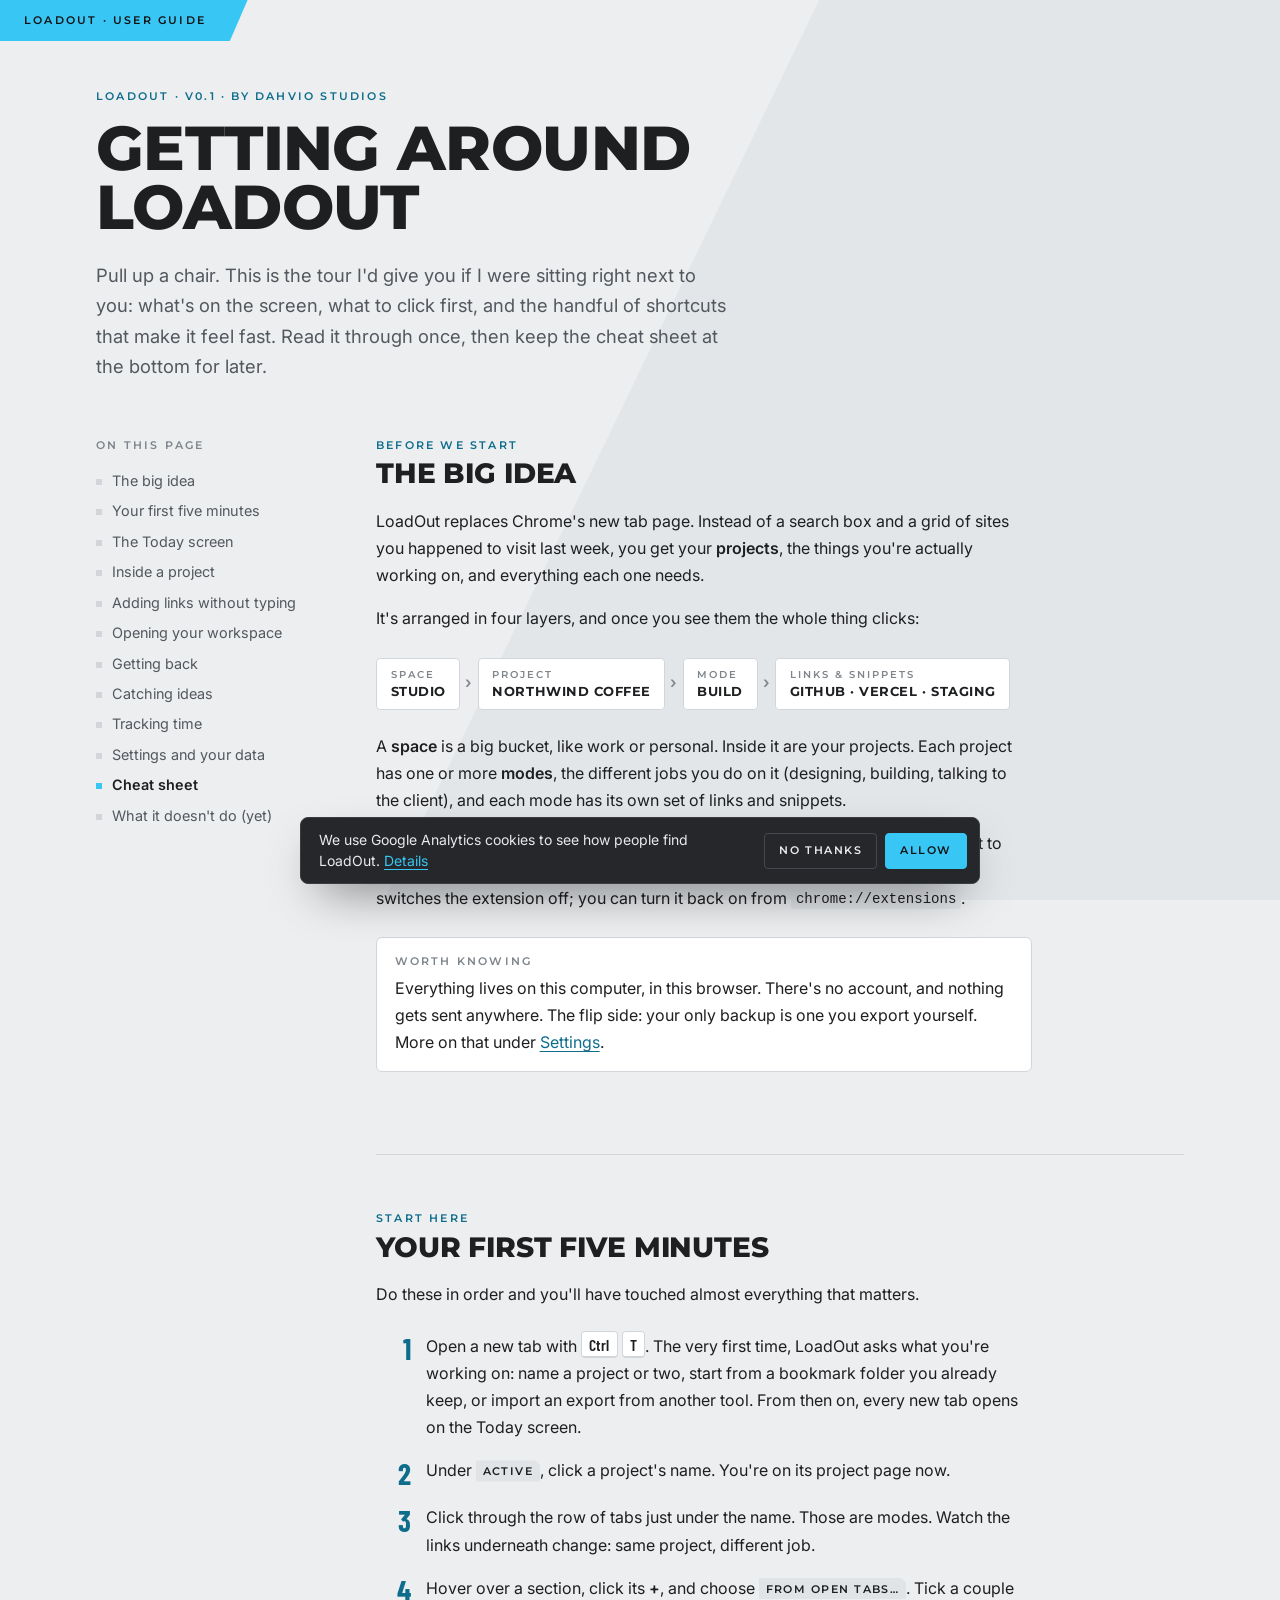
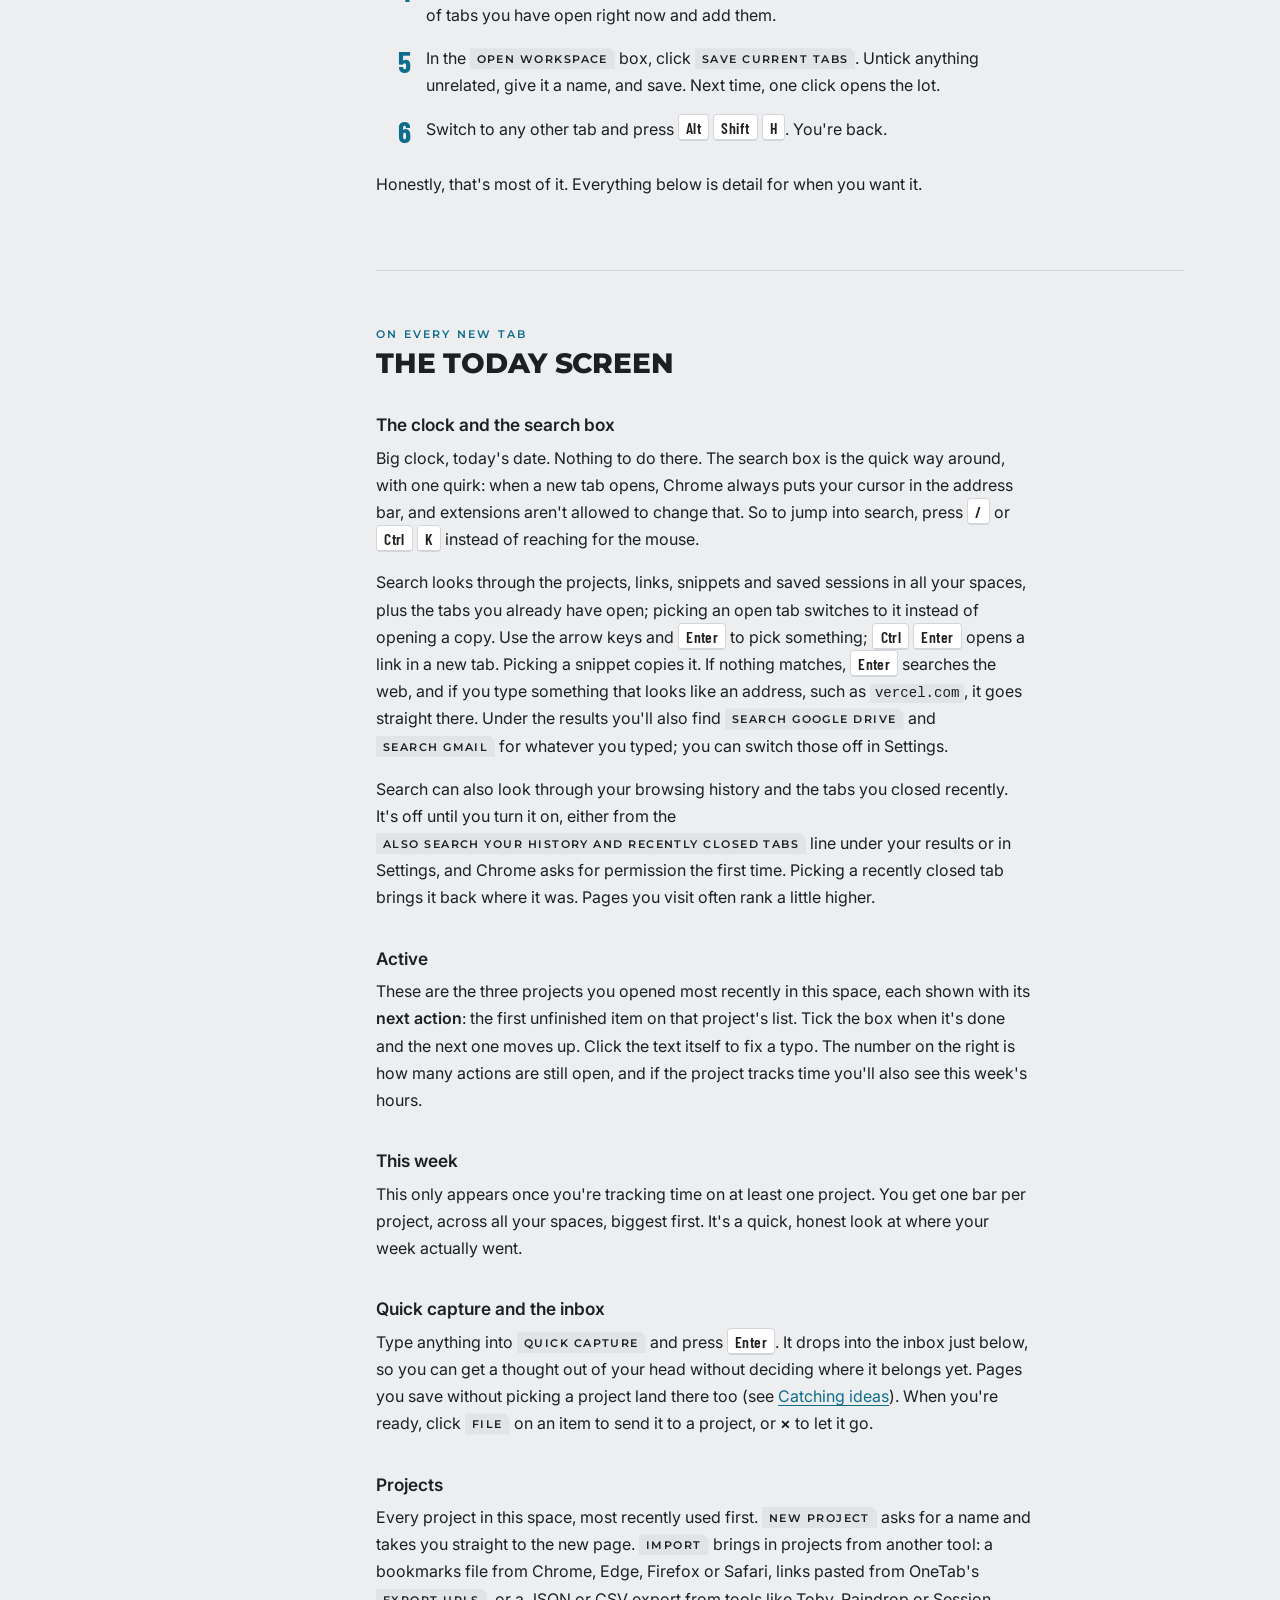
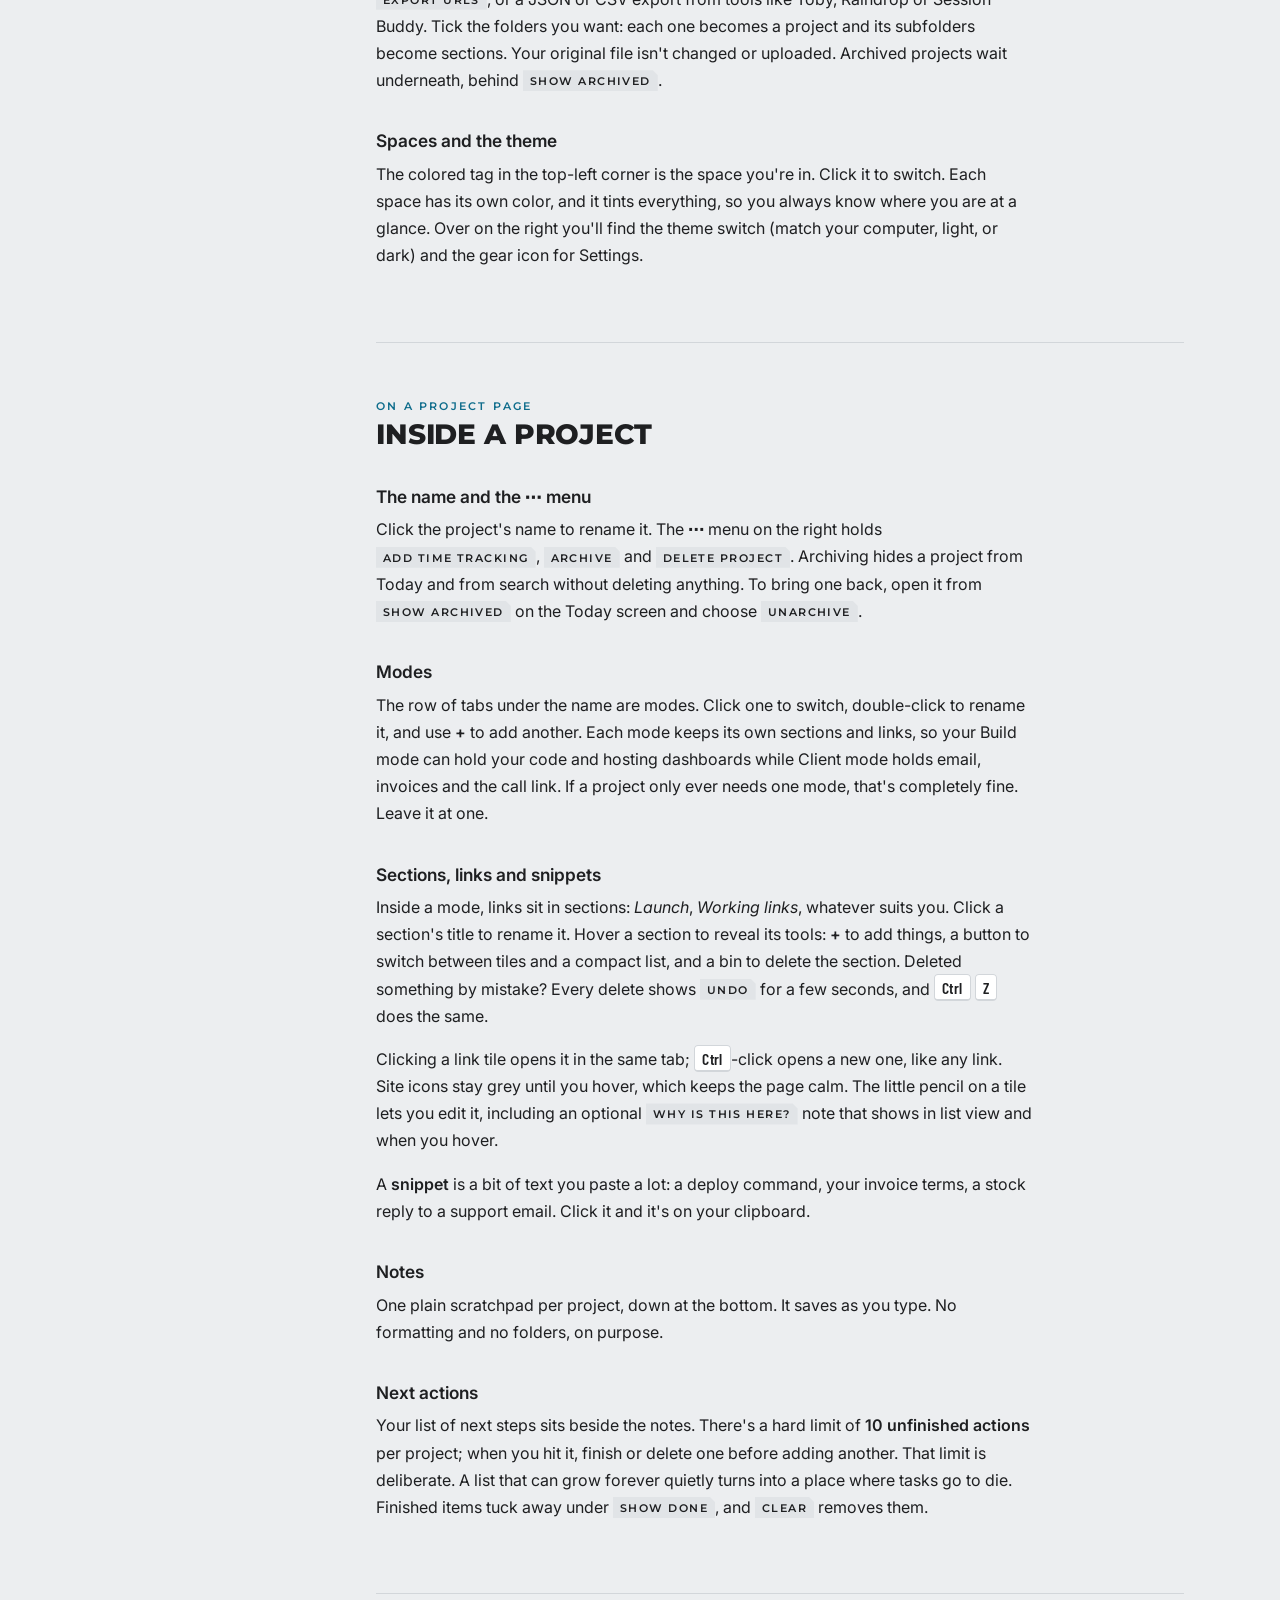
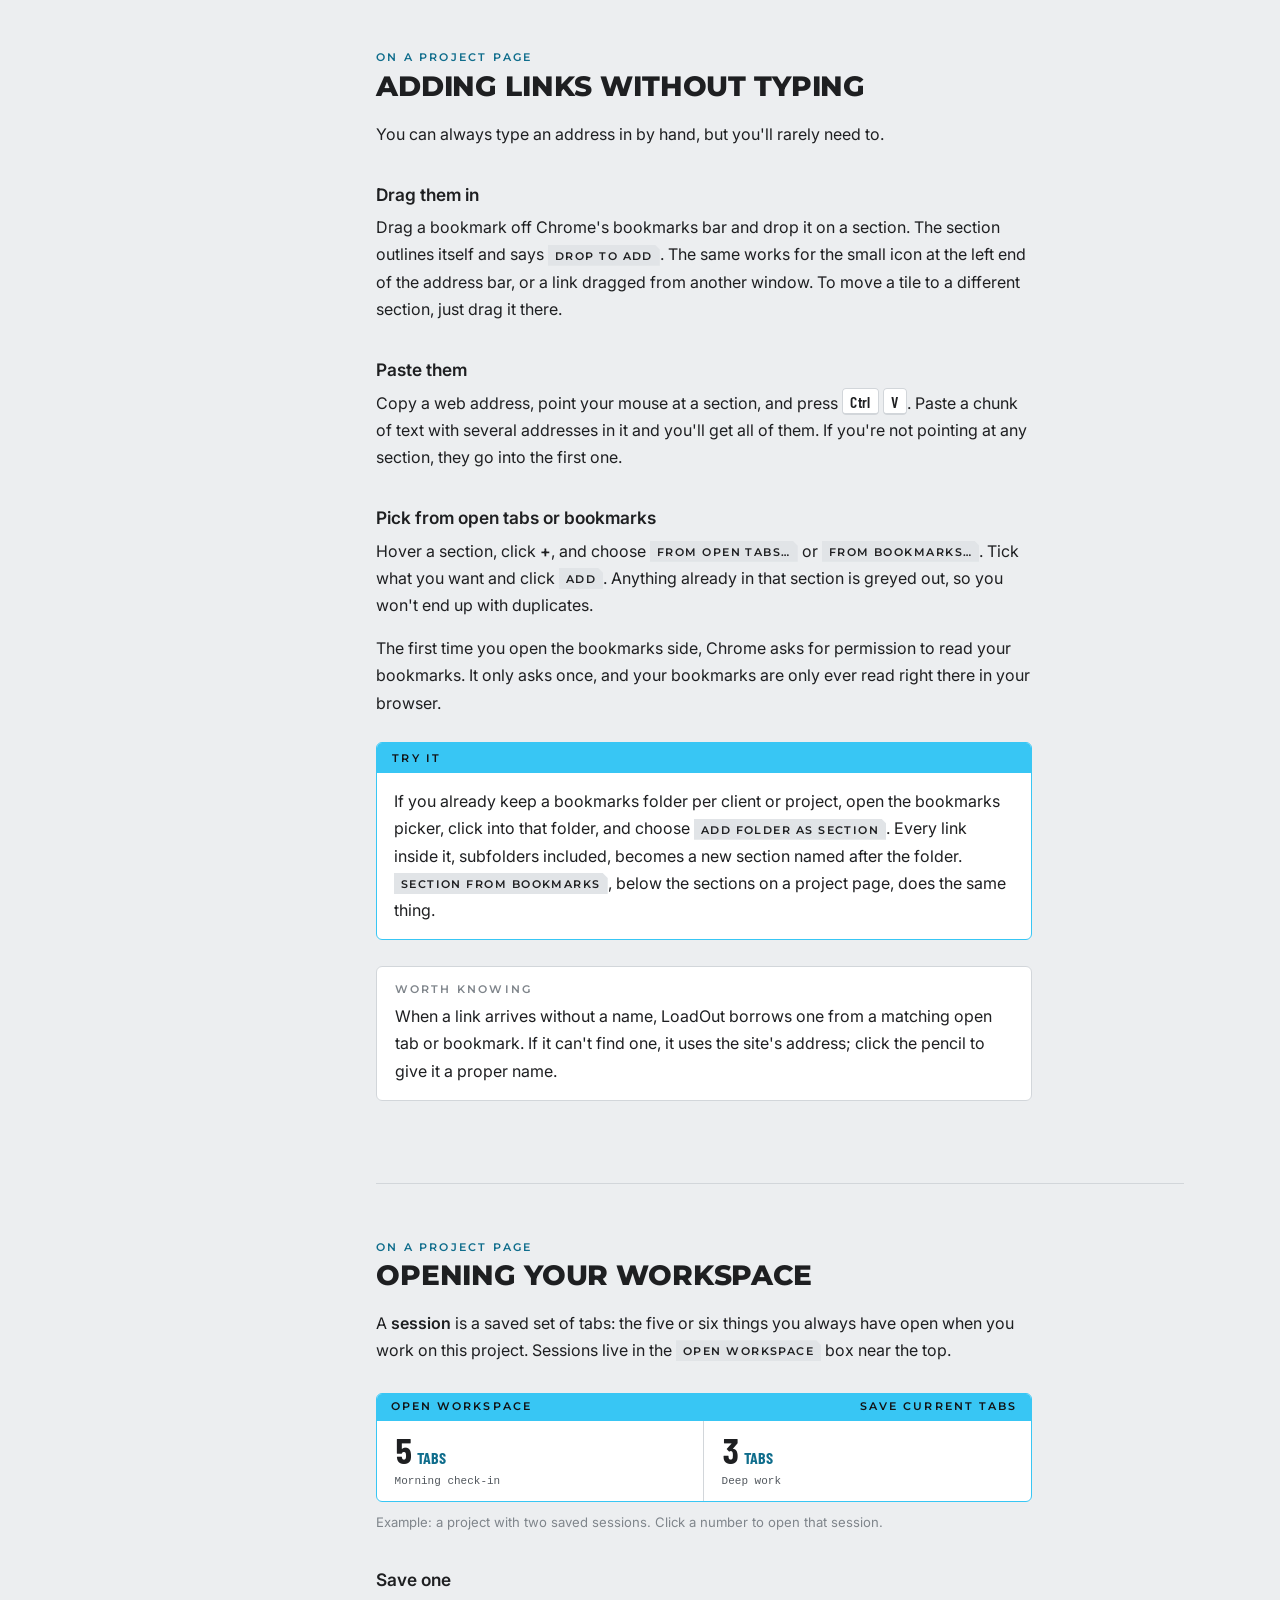
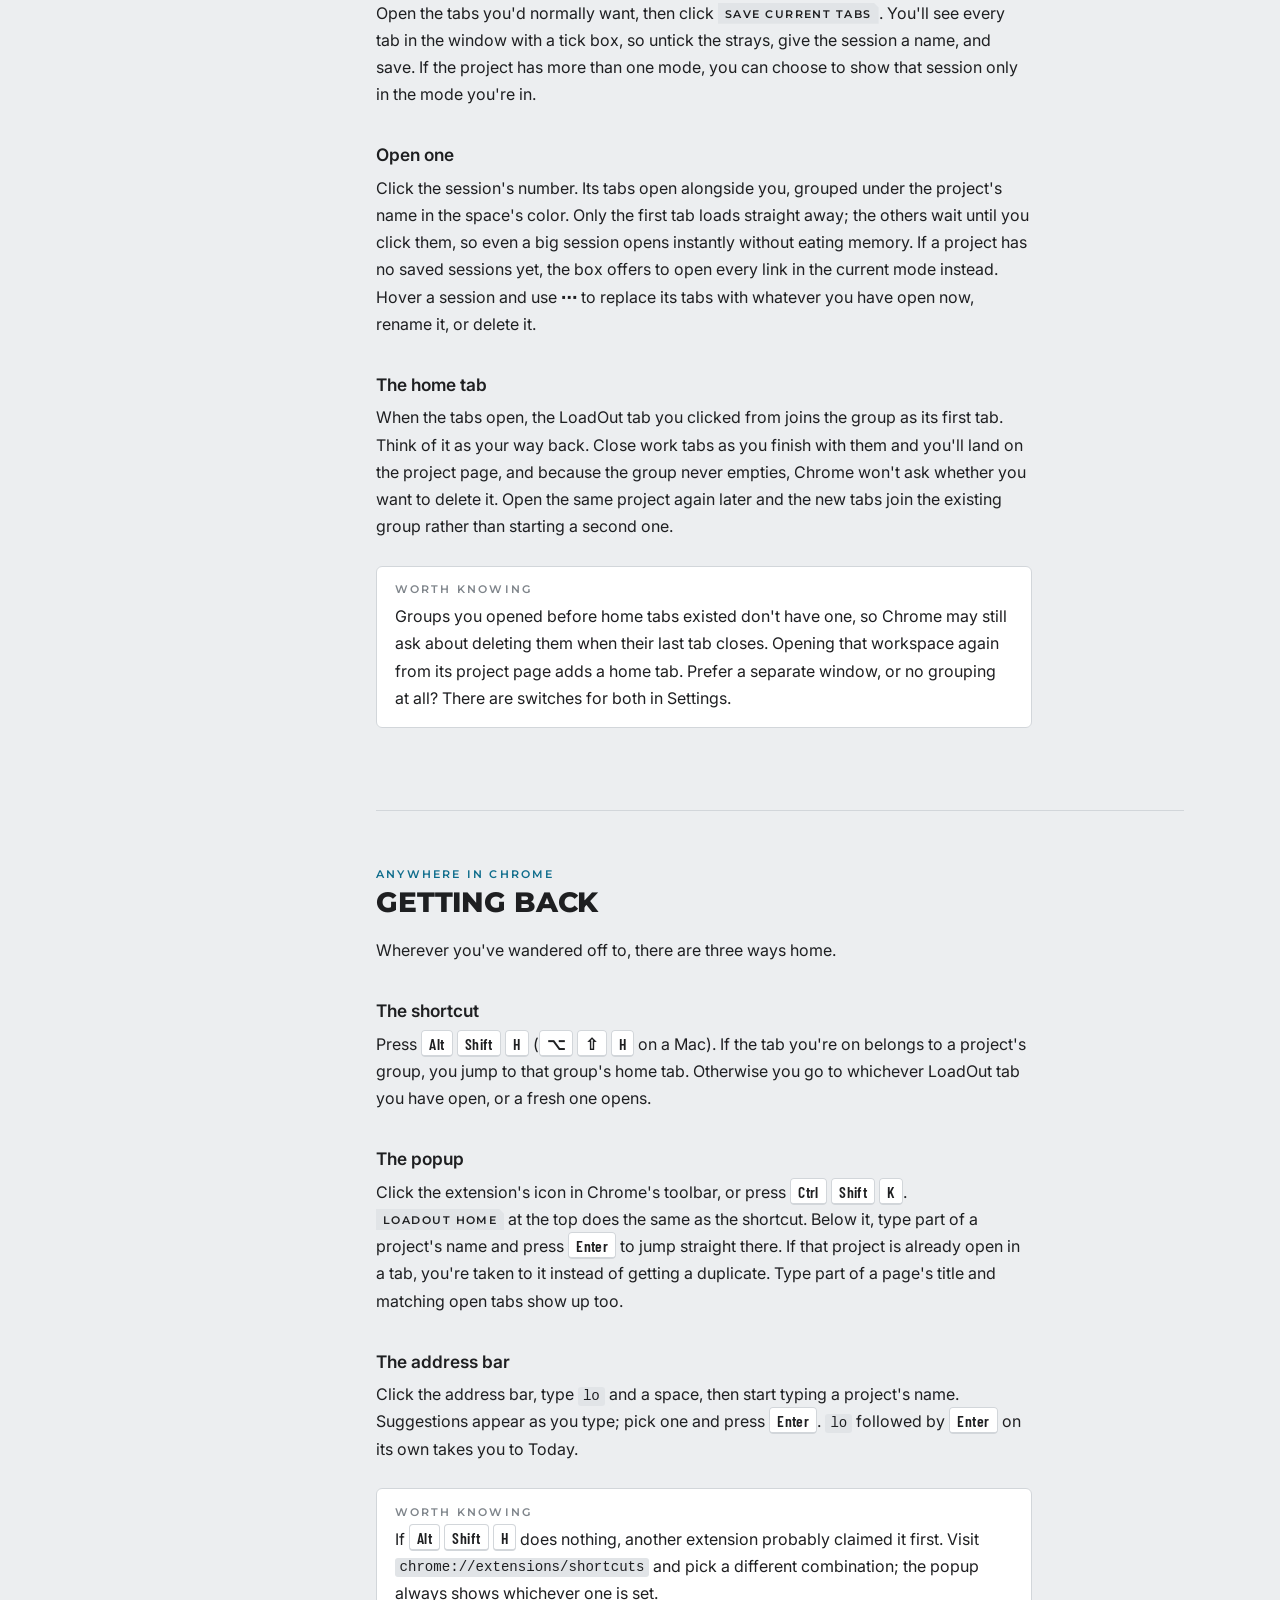
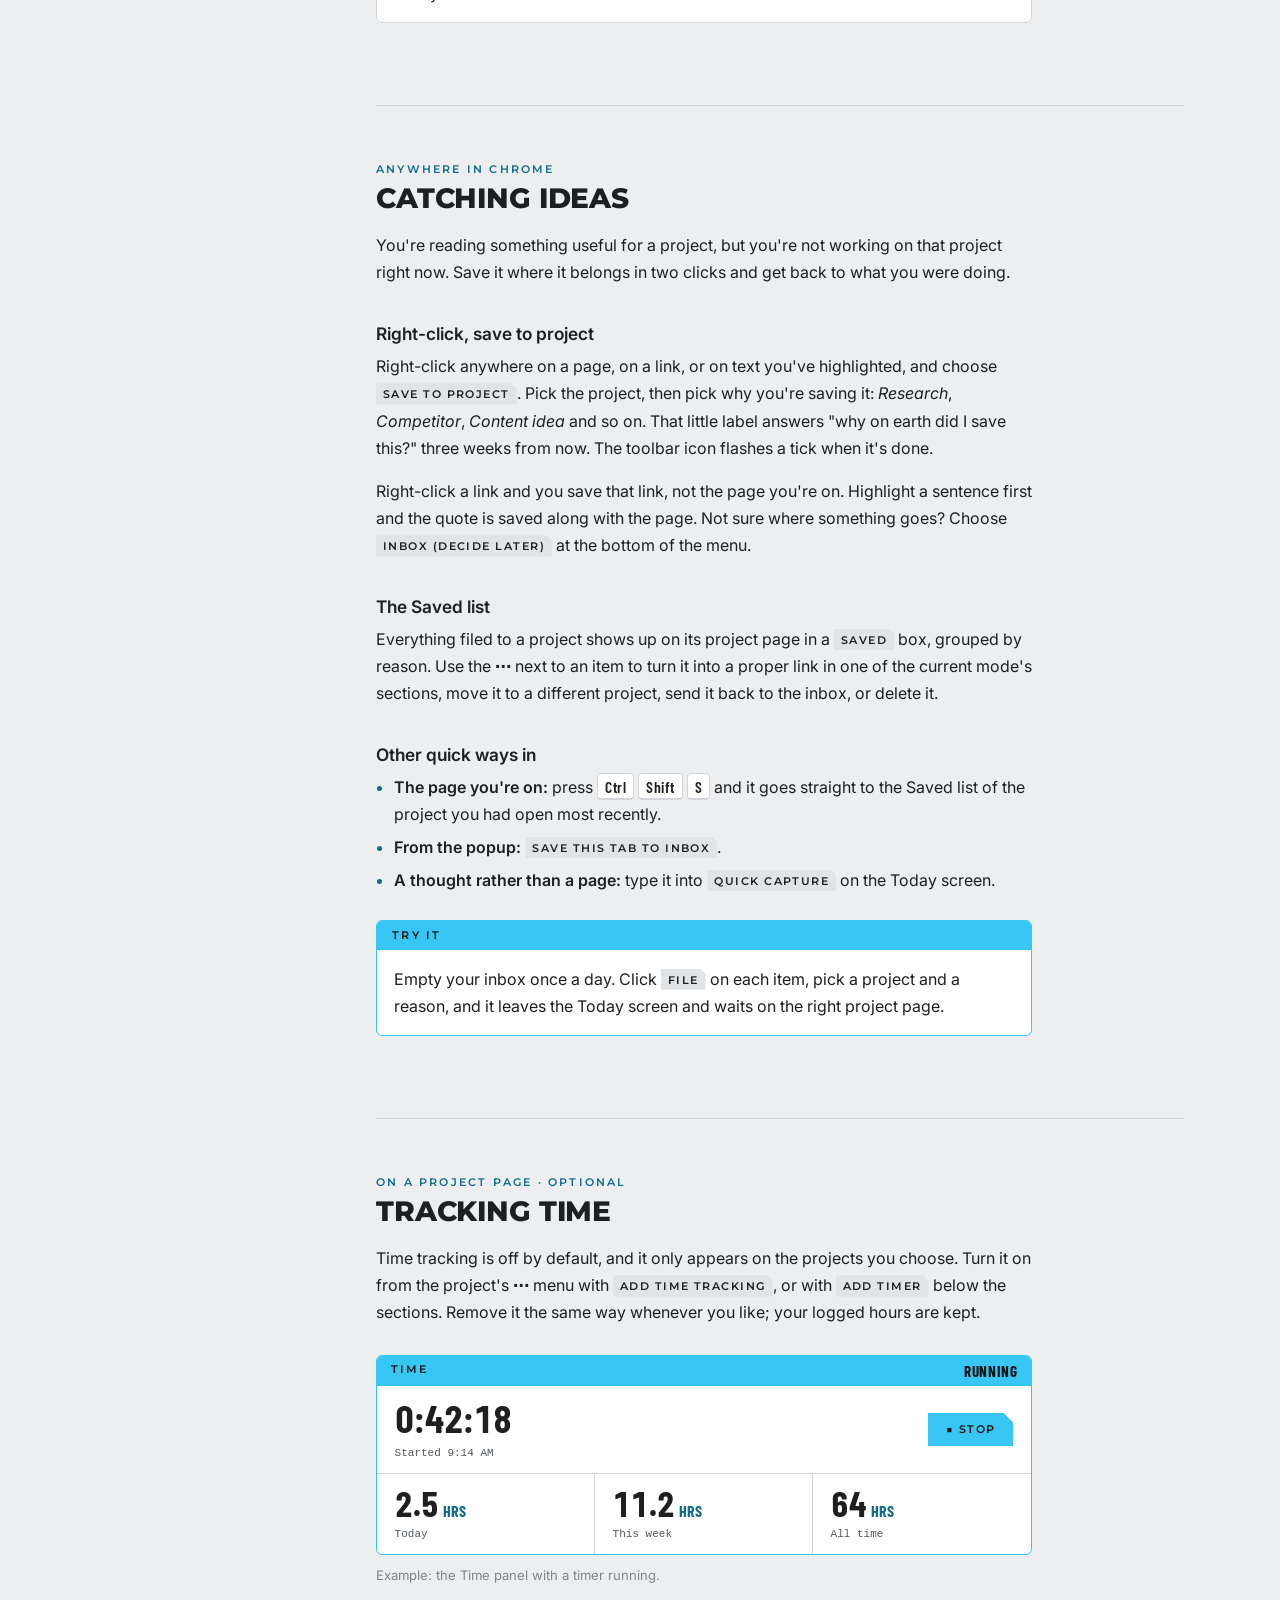
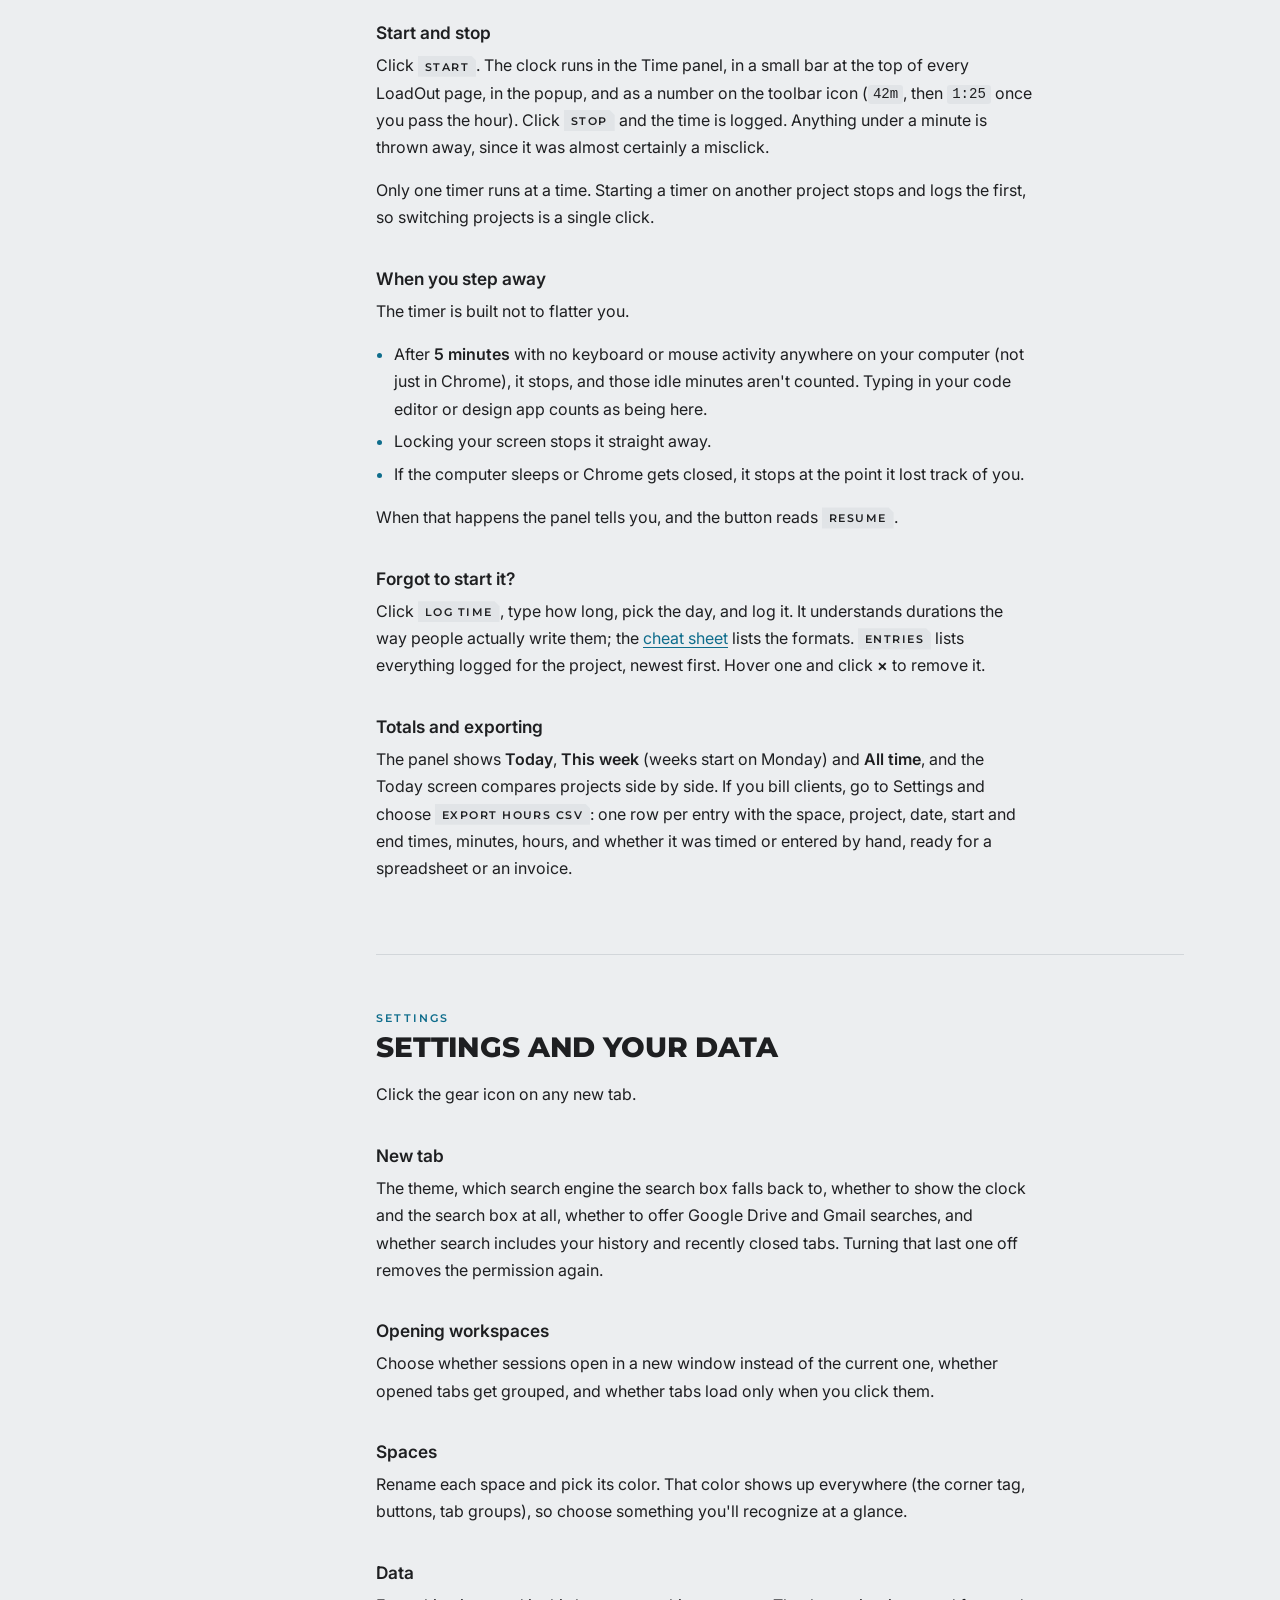
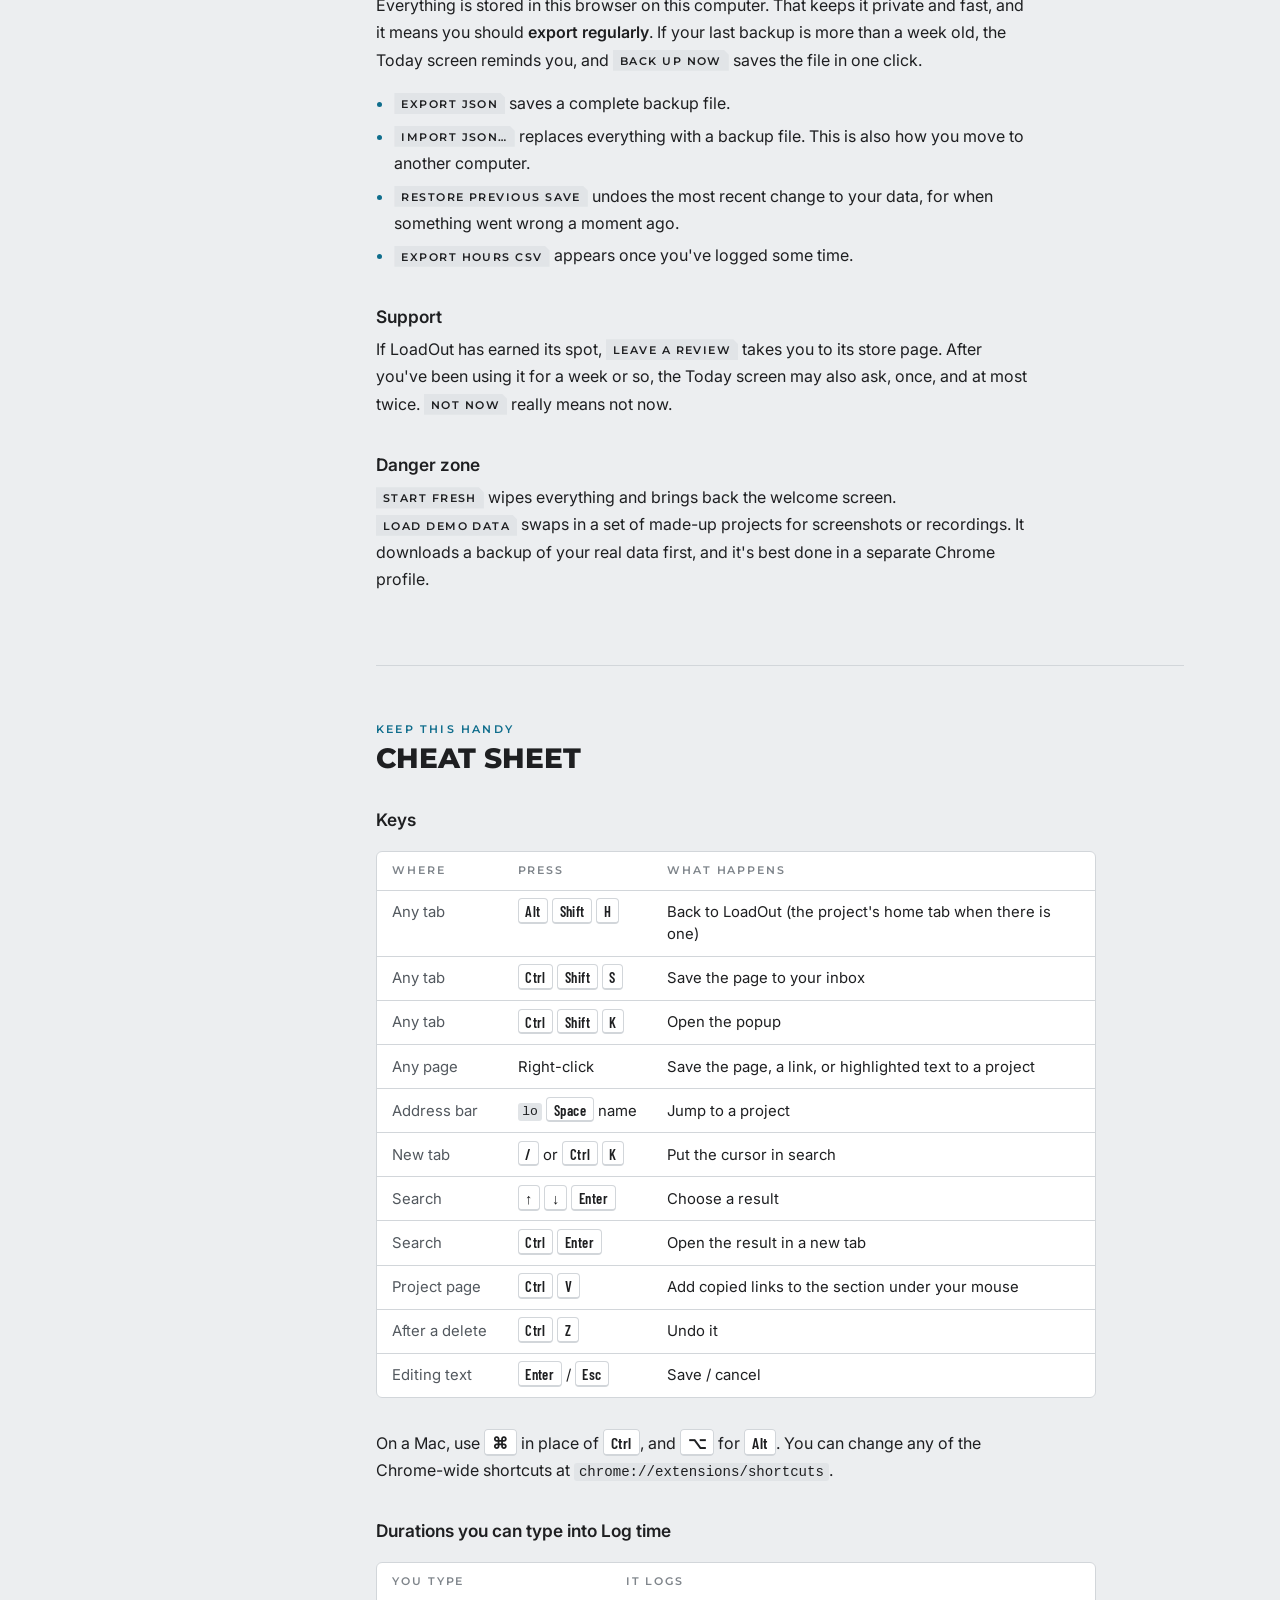
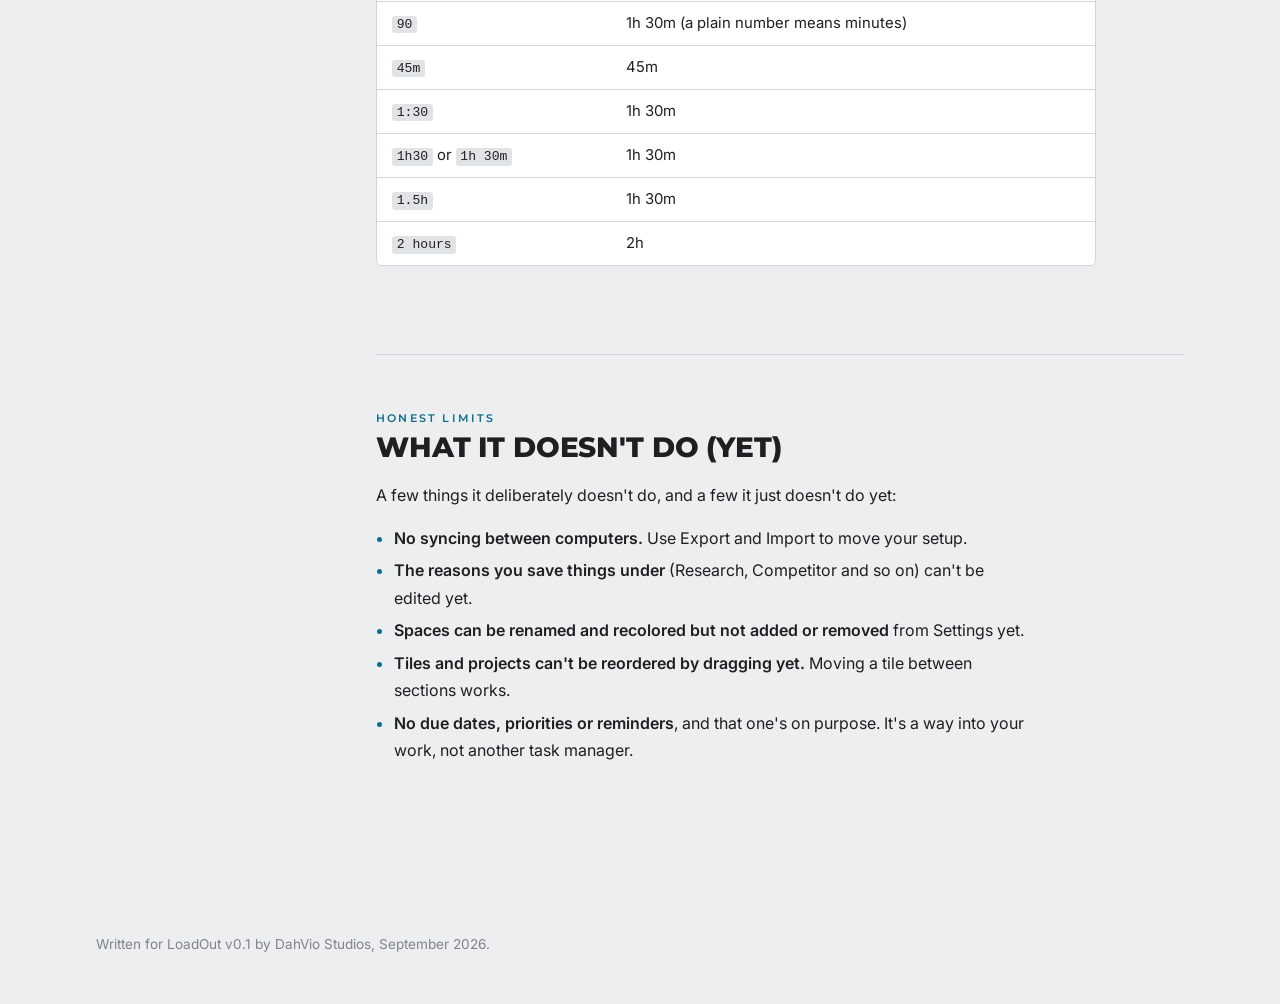
<file: guide.html>
<!doctype html>
<html lang="en">
<head>
<meta charset="utf-8">
<meta name="viewport" content="width=device-width, initial-scale=1">
<script src="/assets/analytics.js"></script>
<meta name="theme-color" content="#1e1f21">
<link rel="canonical" href="https://loadout.page/guide">
<link rel="icon" href="/assets/loadout-icon.svg" type="image/svg+xml">
<link rel="icon" href="/assets/icon-32.png" sizes="32x32" type="image/png">
<meta property="og:title" content="Getting around LoadOut">
<meta property="og:description" content="A friendly, sit-beside-you tour of LoadOut, the project workspace new tab for Chrome.">
<meta property="og:image" content="https://loadout.page/assets/og.png">
<meta name="twitter:card" content="summary_large_image">
<title>Getting Around LoadOut</title>
<meta name="description" content="A friendly, sit-beside-you tour of LoadOut, the project workspace new tab for Chrome.">
<link rel="preconnect" href="https://fonts.googleapis.com">
<link rel="preconnect" href="https://fonts.gstatic.com" crossorigin>
<link rel="stylesheet" href="https://fonts.googleapis.com/css2?family=Barlow+Condensed:wght@600;700&family=Inter:wght@400;500;600&family=Montserrat:wght@600;700;800&display=swap">
<style>
  /* Tokens mirror the extension itself: charcoal, graphite, electric cyan, white. */
  :root {
    --bg: #eceef0;
    --panel: #ffffff;
    --panel-2: #e1e4e7;
    --line: #d2d6da;
    --band: #e3e6e9;
    --fg: #1e1f21;
    --muted: #52585e;
    --faint: #7f858b;
    --accent: #38c6f4;
    --accent-ink: #0f6d8c;
    --on-accent: #121315;
    --display: "Montserrat", "Segoe UI", system-ui, sans-serif;
    --body: "Inter", "Segoe UI", system-ui, sans-serif;
    --stat: "Barlow Condensed", "Arial Narrow", sans-serif;
    --mono: ui-monospace, "Cascadia Mono", Consolas, monospace;
    color-scheme: light;
  }
  @media (prefers-color-scheme: dark) {
    :root:not([data-theme="light"]) {
      --bg: #1e1f21;
      --panel: #25272a;
      --panel-2: #2f3135;
      --line: #393c41;
      --band: #232528;
      --fg: #f4f6f7;
      --muted: #a7acb2;
      --faint: #767b81;
      --accent-ink: #4fcdf6;
      color-scheme: dark;
    }
  }
  :root[data-theme="dark"] {
    --bg: #1e1f21;
    --panel: #25272a;
    --panel-2: #2f3135;
    --line: #393c41;
    --band: #232528;
    --fg: #f4f6f7;
    --muted: #a7acb2;
    --faint: #767b81;
    --accent-ink: #4fcdf6;
    color-scheme: dark;
  }

  * { box-sizing: border-box; }
  html { scroll-padding-top: 1.5rem; }
  @media (prefers-reduced-motion: no-preference) { html { scroll-behavior: smooth; } }
  body {
    margin: 0;
    background: var(--bg);
    color: var(--fg);
    font: 400 1rem/1.7 var(--body);
    -webkit-font-smoothing: antialiased;
  }
  /* The extension's diagonal backdrop band. */
  body::before {
    content: "";
    position: fixed;
    inset: 0;
    z-index: -1;
    background: var(--band);
    clip-path: polygon(64% 0, 100% 0, 100% 100%, 30% 100%);
    pointer-events: none;
  }

  .label, .eyebrow {
    font: 600 11px/1.4 var(--display);
    letter-spacing: 0.2em;
    text-transform: uppercase;
  }

  /* ── Masthead ─────────────────────────────── */
  .tag {
    display: inline-block;
    background: var(--accent);
    color: var(--on-accent);
    font: 600 11px/1 var(--display);
    letter-spacing: 0.2em;
    text-transform: uppercase;
    padding: 0.95rem 2.6rem 0.95rem 1.5rem;
    clip-path: polygon(0 0, 100% 0, calc(100% - 18px) 100%, 0 100%);
  }
  .masthead-inner {
    max-width: 72rem;
    margin: 0 auto;
    padding: 3rem 2rem 3.5rem;
  }
  .eyebrow { color: var(--accent-ink); margin: 0 0 0.9rem; }
  h1 {
    font: 800 clamp(2.3rem, 5.2vw, 3.9rem)/0.95 var(--display);
    text-transform: uppercase;
    letter-spacing: -0.01em;
    margin: 0;
    max-width: 15ch;
    text-wrap: balance;
  }
  .lede {
    font-size: 1.15rem;
    line-height: 1.65;
    color: var(--muted);
    max-width: 40rem;
    margin: 1.4rem 0 0;
  }

  /* ── Shell ────────────────────────────────── */
  .shell {
    max-width: 72rem;
    margin: 0 auto;
    padding: 0 2rem 6rem;
    display: grid;
    grid-template-columns: 13.5rem minmax(0, 1fr);
    gap: 4rem;
    align-items: start;
  }
  .toc { position: sticky; top: 1.5rem; font-size: 0.9rem; }
  .toc .label { color: var(--faint); margin: 0 0 0.8rem; }
  .toc ol { list-style: none; margin: 0; padding: 0; display: grid; gap: 0.05rem; }
  .toc li { margin: 0; }
  .toc a {
    display: flex;
    align-items: baseline;
    gap: 0.65rem;
    padding: 0.32rem 0;
    color: var(--muted);
    text-decoration: none;
    line-height: 1.35;
  }
  .toc a::before {
    content: "";
    flex: none;
    width: 6px;
    height: 6px;
    background: var(--line);
    transform: translateY(-1px);
  }
  .toc a:hover { color: var(--fg); }
  .toc a[aria-current="true"] { color: var(--fg); font-weight: 600; }
  .toc a[aria-current="true"]::before { background: var(--accent); }

  main { min-width: 0; }
  section { padding-bottom: 3.5rem; margin-bottom: 3.5rem; border-bottom: 1px solid var(--line); }
  section:last-of-type { border-bottom: 0; margin-bottom: 0; }
  section > .eyebrow { margin: 0; }
  h2 {
    font: 800 1.75rem/1.05 var(--display);
    text-transform: uppercase;
    letter-spacing: -0.005em;
    margin: 0.4rem 0 1.2rem;
    text-wrap: balance;
  }
  h3 { font: 600 1.08rem/1.35 var(--body); margin: 2.2rem 0 0.5rem; text-wrap: balance; }
  p, ul, .steps, .aside, .try, figure { max-width: 41rem; }
  p { margin: 0 0 1rem; }
  a { color: var(--accent-ink); text-underline-offset: 3px; }
  a:focus-visible, button:focus-visible { outline: 2px solid var(--accent); outline-offset: 3px; }
  strong { font-weight: 600; }
  ul { padding-left: 1.15rem; margin: 0 0 1rem; }
  li { margin: 0.35rem 0; }
  li::marker { color: var(--accent-ink); }
  code { font: 0.88em var(--mono); background: var(--panel-2); padding: 0.1em 0.35em; border-radius: 3px; }

  kbd {
    font: 600 0.98em/1 var(--stat);
    letter-spacing: 0.03em;
    padding: 0.2em 0.45em 0.12em;
    border: 1px solid var(--line);
    border-bottom-width: 2px;
    border-radius: 4px;
    background: var(--panel);
    color: var(--fg);
    white-space: nowrap;
  }
  /* Button and label names, set the way the extension sets them. */
  .ui {
    font: 600 0.7em/1 var(--display);
    letter-spacing: 0.13em;
    text-transform: uppercase;
    background: var(--panel-2);
    color: var(--fg);
    padding: 0.34em 0.62em 0.3em;
    white-space: nowrap;
    vertical-align: 0.1em;
    clip-path: polygon(0 0, calc(100% - 5px) 0, 100% 5px, 100% 100%, 0 100%);
  }

  /* Numbered steps: only used where order matters. */
  .steps { list-style: none; counter-reset: step; padding: 0; margin: 1.5rem 0; display: grid; gap: 1rem; }
  .steps li { counter-increment: step; display: grid; grid-template-columns: 2.2rem 1fr; gap: 0.9rem; margin: 0; }
  .steps li::before {
    content: counter(step);
    font: 700 1.85rem/1 var(--stat);
    color: var(--accent-ink);
    text-align: right;
    padding-top: 0.1rem;
  }

  .try { border: 1.5px solid var(--accent); border-radius: 6px; background: var(--panel); overflow: hidden; margin: 1.6rem 0; }
  .try > .label { display: block; background: var(--accent); color: var(--on-accent); padding: 0.45rem 0.95rem; }
  .try-body { padding: 0.95rem 1.05rem; }
  .aside { background: var(--panel); border: 1px solid var(--line); border-radius: 6px; padding: 0.95rem 1.1rem; margin: 1.6rem 0; }
  .aside > .label { display: block; color: var(--faint); margin-bottom: 0.35rem; }
  .try-body > :last-child, .aside > :last-child { margin-bottom: 0; }

  /* Hierarchy chain */
  .chain { list-style: none; padding: 0; margin: 1.6rem 0 1.4rem; display: flex; flex-wrap: wrap; gap: 1.1rem; }
  .chain li {
    position: relative;
    margin: 0;
    display: grid;
    gap: 0.15rem;
    background: var(--panel);
    border: 1px solid var(--line);
    border-radius: 4px;
    padding: 0.55rem 0.85rem 0.6rem;
  }
  .chain li + li::before {
    content: "›";
    position: absolute;
    left: -0.62rem;
    top: 50%;
    transform: translate(-50%, -54%);
    color: var(--faint);
    font-weight: 600;
  }
  .chain .label { color: var(--faint); font-size: 10px; }
  .chain b { font: 700 0.8rem/1.2 var(--display); text-transform: uppercase; letter-spacing: 0.04em; }

  /* Mock UI figures */
  figure { margin: 1.8rem 0; }
  figcaption { font-size: 0.82rem; color: var(--faint); margin-top: 0.55rem; }
  .box { border: 1.5px solid var(--accent); border-radius: 6px; background: var(--panel); overflow: hidden; }
  .box-strip {
    display: flex;
    justify-content: space-between;
    gap: 1rem;
    background: var(--accent);
    color: var(--on-accent);
    padding: 0.45rem 0.85rem;
    font: 600 10.5px/1.2 var(--display);
    letter-spacing: 0.2em;
    text-transform: uppercase;
  }
  .box-strip .stat-inline { font: 700 0.95rem/1 var(--stat); letter-spacing: 0.04em; }
  .cells { display: grid; grid-template-columns: repeat(auto-fit, minmax(9rem, 1fr)); }
  .cell { padding: 0.75rem 1.1rem 0.8rem; border-right: 1px solid var(--line); }
  .cell:last-child { border-right: 0; }
  .stat { display: flex; align-items: baseline; gap: 0.25rem; font-family: var(--stat); font-weight: 700; line-height: 1; }
  .stat b { font-size: 2.2rem; font-variant-numeric: tabular-nums; }
  .stat i { font-style: normal; font-size: 1rem; text-transform: uppercase; color: var(--accent-ink); }
  .cell small { display: block; margin-top: 0.35rem; font: 400 11px/1.3 var(--mono); color: var(--muted); }
  .clock-row { display: flex; align-items: center; justify-content: space-between; gap: 1rem; padding: 0.8rem 1.1rem; border-bottom: 1px solid var(--line); }
  .clock-row b { font: 700 2.4rem/1 var(--stat); font-variant-numeric: tabular-nums; }
  .clock-row small { display: block; margin-top: 0.3rem; font: 400 11px/1.3 var(--mono); color: var(--muted); }
  .fake-btn {
    font: 600 11px/1 var(--display);
    letter-spacing: 0.14em;
    text-transform: uppercase;
    background: var(--accent);
    color: var(--on-accent);
    padding: 0.7rem 1.1rem;
    clip-path: polygon(0 0, calc(100% - 10px) 0, 100% 10px, 100% 100%, 0 100%);
  }

  /* Tables */
  .table-wrap { overflow-x: auto; margin: 1.2rem 0 2rem; max-width: 45rem; border: 1px solid var(--line); border-radius: 6px; background: var(--panel); }
  table { border-collapse: collapse; width: 100%; font-size: 0.93rem; }
  th {
    font: 600 10.5px/1.3 var(--display);
    letter-spacing: 0.18em;
    text-transform: uppercase;
    color: var(--faint);
    text-align: left;
    padding: 0.75rem 0.95rem;
    border-bottom: 1px solid var(--line);
    white-space: nowrap;
  }
  td { padding: 0.65rem 0.95rem; border-bottom: 1px solid var(--line); vertical-align: top; line-height: 1.5; }
  tr:last-child td { border-bottom: 0; }
  td.where { color: var(--muted); white-space: nowrap; }
  td.keys { white-space: nowrap; }

  footer { max-width: 72rem; margin: 0 auto; padding: 0 2rem 3rem; color: var(--faint); font-size: 0.85rem; }

  @media (max-width: 900px) {
    .shell { grid-template-columns: 1fr; gap: 2rem; }
    .toc { position: static; background: var(--panel); border: 1px solid var(--line); border-radius: 6px; padding: 1rem 1.1rem; }
    .toc ol { grid-template-columns: repeat(auto-fill, minmax(12rem, 1fr)); }
  }
  @media (max-width: 560px) {
    .masthead-inner, .shell, footer { padding-left: 1.2rem; padding-right: 1.2rem; }
    .cell { border-right: 0; border-bottom: 1px solid var(--line); }
    .cell:last-child { border-bottom: 0; }
  }
</style>
<style>a.tag { text-decoration: none; }</style>
</head>
<body>
<header class="masthead">
  <a class="tag" href="/">LoadOut · User guide</a>
  <div class="masthead-inner">
    <p class="eyebrow">LoadOut · v0.1 · by DahVio Studios</p>
    <h1>Getting around LoadOut</h1>
    <p class="lede">Pull up a chair. This is the tour I'd give you if I were sitting right next to you: what's on the screen, what to click first, and the handful of shortcuts that make it feel fast. Read it through once, then keep the cheat sheet at the bottom for later.</p>
  </div>
</header>

<div class="shell">
  <nav class="toc" aria-label="Contents">
    <p class="label">On this page</p>
    <ol>
      <li><a href="#big-idea">The big idea</a></li>
      <li><a href="#first-five">Your first five minutes</a></li>
      <li><a href="#today">The Today screen</a></li>
      <li><a href="#project">Inside a project</a></li>
      <li><a href="#adding">Adding links without typing</a></li>
      <li><a href="#workspace">Opening your workspace</a></li>
      <li><a href="#back">Getting back</a></li>
      <li><a href="#capture">Catching ideas</a></li>
      <li><a href="#time">Tracking time</a></li>
      <li><a href="#settings">Settings and your data</a></li>
      <li><a href="#cheat-sheet">Cheat sheet</a></li>
      <li><a href="#not-yet">What it doesn't do (yet)</a></li>
    </ol>
  </nav>

  <main>
    <section id="big-idea">
      <p class="eyebrow">Before we start</p>
      <h2>The big idea</h2>
      <p>LoadOut replaces Chrome's new tab page. Instead of a search box and a grid of sites you happened to visit last week, you get your <strong>projects</strong>, the things you're actually working on, and everything each one needs.</p>
      <p>It's arranged in four layers, and once you see them the whole thing clicks:</p>
      <ol class="chain" aria-label="How things are organized, from biggest to smallest">
        <li><span class="label">Space</span><b>Studio</b></li>
        <li><span class="label">Project</span><b>Northwind Coffee</b></li>
        <li><span class="label">Mode</span><b>Build</b></li>
        <li><span class="label">Links &amp; snippets</span><b>GitHub · Vercel · Staging</b></li>
      </ol>
      <p>A <strong>space</strong> is a big bucket, like work or personal. Inside it are your projects. Each project has one or more <strong>modes</strong>, the different jobs you do on it (designing, building, talking to the client), and each mode has its own set of links and snippets.</p>
      <p>The first time you open a new tab after installing, Chrome asks whether you meant to change your new tab page. Click <strong>Keep it</strong>. If you choose the other option, Chrome switches the extension off; you can turn it back on from <code>chrome://extensions</code>.</p>
      <div class="aside">
        <span class="label">Worth knowing</span>
        <p>Everything lives on this computer, in this browser. There's no account, and nothing gets sent anywhere. The flip side: your only backup is one you export yourself. More on that under <a href="#settings">Settings</a>.</p>
      </div>
    </section>

    <section id="first-five">
      <p class="eyebrow">Start here</p>
      <h2>Your first five minutes</h2>
      <p>Do these in order and you'll have touched almost everything that matters.</p>
      <ol class="steps">
        <li><div>Open a new tab with <kbd>Ctrl</kbd> <kbd>T</kbd>. The very first time, LoadOut asks what you're working on: name a project or two, start from a bookmark folder you already keep, or import an export from another tool. From then on, every new tab opens on the Today screen.</div></li>
        <li><div>Under <span class="ui">Active</span>, click a project's name. You're on its project page now.</div></li>
        <li><div>Click through the row of tabs just under the name. Those are modes. Watch the links underneath change: same project, different job.</div></li>
        <li><div>Hover over a section, click its <strong>+</strong>, and choose <span class="ui">From open tabs…</span>. Tick a couple of tabs you have open right now and add them.</div></li>
        <li><div>In the <span class="ui">Open workspace</span> box, click <span class="ui">Save current tabs</span>. Untick anything unrelated, give it a name, and save. Next time, one click opens the lot.</div></li>
        <li><div>Switch to any other tab and press <kbd>Alt</kbd> <kbd>Shift</kbd> <kbd>H</kbd>. You're back.</div></li>
      </ol>
      <p>Honestly, that's most of it. Everything below is detail for when you want it.</p>
    </section>

    <section id="today">
      <p class="eyebrow">On every new tab</p>
      <h2>The Today screen</h2>

      <h3>The clock and the search box</h3>
      <p>Big clock, today's date. Nothing to do there. The search box is the quick way around, with one quirk: when a new tab opens, Chrome always puts your cursor in the address bar, and extensions aren't allowed to change that. So to jump into search, press <kbd>/</kbd> or <kbd>Ctrl</kbd> <kbd>K</kbd> instead of reaching for the mouse.</p>
      <p>Search looks through the projects, links, snippets and saved sessions in all your spaces, plus the tabs you already have open; picking an open tab switches to it instead of opening a copy. Use the arrow keys and <kbd>Enter</kbd> to pick something; <kbd>Ctrl</kbd> <kbd>Enter</kbd> opens a link in a new tab. Picking a snippet copies it. If nothing matches, <kbd>Enter</kbd> searches the web, and if you type something that looks like an address, such as <code>vercel.com</code>, it goes straight there. Under the results you'll also find <span class="ui">Search Google Drive</span> and <span class="ui">Search Gmail</span> for whatever you typed; you can switch those off in Settings.</p>
      <p>Search can also look through your browsing history and the tabs you closed recently. It's off until you turn it on, either from the <span class="ui">Also search your history and recently closed tabs</span> line under your results or in Settings, and Chrome asks for permission the first time. Picking a recently closed tab brings it back where it was. Pages you visit often rank a little higher.</p>

      <h3>Active</h3>
      <p>These are the three projects you opened most recently in this space, each shown with its <strong>next action</strong>: the first unfinished item on that project's list. Tick the box when it's done and the next one moves up. Click the text itself to fix a typo. The number on the right is how many actions are still open, and if the project tracks time you'll also see this week's hours.</p>

      <h3>This week</h3>
      <p>This only appears once you're tracking time on at least one project. You get one bar per project, across all your spaces, biggest first. It's a quick, honest look at where your week actually went.</p>

      <h3>Quick capture and the inbox</h3>
      <p>Type anything into <span class="ui">Quick capture</span> and press <kbd>Enter</kbd>. It drops into the inbox just below, so you can get a thought out of your head without deciding where it belongs yet. Pages you save without picking a project land there too (see <a href="#capture">Catching ideas</a>). When you're ready, click <span class="ui">File</span> on an item to send it to a project, or <strong>×</strong> to let it go.</p>

      <h3>Projects</h3>
      <p>Every project in this space, most recently used first. <span class="ui">New project</span> asks for a name and takes you straight to the new page. <span class="ui">Import</span> brings in projects from another tool: a bookmarks file from Chrome, Edge, Firefox or Safari, links pasted from OneTab's <span class="ui">Export URLs</span>, or a JSON or CSV export from tools like Toby, Raindrop or Session Buddy. Tick the folders you want: each one becomes a project and its subfolders become sections. Your original file isn't changed or uploaded. Archived projects wait underneath, behind <span class="ui">Show archived</span>.</p>

      <h3>Spaces and the theme</h3>
      <p>The colored tag in the top-left corner is the space you're in. Click it to switch. Each space has its own color, and it tints everything, so you always know where you are at a glance. Over on the right you'll find the theme switch (match your computer, light, or dark) and the gear icon for Settings.</p>
    </section>

    <section id="project">
      <p class="eyebrow">On a project page</p>
      <h2>Inside a project</h2>

      <h3>The name and the ⋯ menu</h3>
      <p>Click the project's name to rename it. The <strong>⋯</strong> menu on the right holds <span class="ui">Add time tracking</span>, <span class="ui">Archive</span> and <span class="ui">Delete project</span>. Archiving hides a project from Today and from search without deleting anything. To bring one back, open it from <span class="ui">Show archived</span> on the Today screen and choose <span class="ui">Unarchive</span>.</p>

      <h3>Modes</h3>
      <p>The row of tabs under the name are modes. Click one to switch, double-click to rename it, and use <strong>+</strong> to add another. Each mode keeps its own sections and links, so your Build mode can hold your code and hosting dashboards while Client mode holds email, invoices and the call link. If a project only ever needs one mode, that's completely fine. Leave it at one.</p>

      <h3>Sections, links and snippets</h3>
      <p>Inside a mode, links sit in sections: <em>Launch</em>, <em>Working links</em>, whatever suits you. Click a section's title to rename it. Hover a section to reveal its tools: <strong>+</strong> to add things, a button to switch between tiles and a compact list, and a bin to delete the section. Deleted something by mistake? Every delete shows <span class="ui">Undo</span> for a few seconds, and <kbd>Ctrl</kbd> <kbd>Z</kbd> does the same.</p>
      <p>Clicking a link tile opens it in the same tab; <kbd>Ctrl</kbd>-click opens a new one, like any link. Site icons stay grey until you hover, which keeps the page calm. The little pencil on a tile lets you edit it, including an optional <span class="ui">Why is this here?</span> note that shows in list view and when you hover.</p>
      <p>A <strong>snippet</strong> is a bit of text you paste a lot: a deploy command, your invoice terms, a stock reply to a support email. Click it and it's on your clipboard.</p>

      <h3>Notes</h3>
      <p>One plain scratchpad per project, down at the bottom. It saves as you type. No formatting and no folders, on purpose.</p>

      <h3>Next actions</h3>
      <p>Your list of next steps sits beside the notes. There's a hard limit of <strong>10 unfinished actions</strong> per project; when you hit it, finish or delete one before adding another. That limit is deliberate. A list that can grow forever quietly turns into a place where tasks go to die. Finished items tuck away under <span class="ui">Show done</span>, and <span class="ui">Clear</span> removes them.</p>
    </section>

    <section id="adding">
      <p class="eyebrow">On a project page</p>
      <h2>Adding links without typing</h2>
      <p>You can always type an address in by hand, but you'll rarely need to.</p>

      <h3>Drag them in</h3>
      <p>Drag a bookmark off Chrome's bookmarks bar and drop it on a section. The section outlines itself and says <span class="ui">Drop to add</span>. The same works for the small icon at the left end of the address bar, or a link dragged from another window. To move a tile to a different section, just drag it there.</p>

      <h3>Paste them</h3>
      <p>Copy a web address, point your mouse at a section, and press <kbd>Ctrl</kbd> <kbd>V</kbd>. Paste a chunk of text with several addresses in it and you'll get all of them. If you're not pointing at any section, they go into the first one.</p>

      <h3>Pick from open tabs or bookmarks</h3>
      <p>Hover a section, click <strong>+</strong>, and choose <span class="ui">From open tabs…</span> or <span class="ui">From bookmarks…</span>. Tick what you want and click <span class="ui">Add</span>. Anything already in that section is greyed out, so you won't end up with duplicates.</p>
      <p>The first time you open the bookmarks side, Chrome asks for permission to read your bookmarks. It only asks once, and your bookmarks are only ever read right there in your browser.</p>

      <div class="try">
        <span class="label">Try it</span>
        <div class="try-body">
          <p>If you already keep a bookmarks folder per client or project, open the bookmarks picker, click into that folder, and choose <span class="ui">Add folder as section</span>. Every link inside it, subfolders included, becomes a new section named after the folder. <span class="ui">Section from bookmarks</span>, below the sections on a project page, does the same thing.</p>
        </div>
      </div>

      <div class="aside">
        <span class="label">Worth knowing</span>
        <p>When a link arrives without a name, LoadOut borrows one from a matching open tab or bookmark. If it can't find one, it uses the site's address; click the pencil to give it a proper name.</p>
      </div>
    </section>

    <section id="workspace">
      <p class="eyebrow">On a project page</p>
      <h2>Opening your workspace</h2>
      <p>A <strong>session</strong> is a saved set of tabs: the five or six things you always have open when you work on this project. Sessions live in the <span class="ui">Open workspace</span> box near the top.</p>

      <figure>
        <div class="box" aria-hidden="true">
          <div class="box-strip"><span>Open workspace</span><span>Save current tabs</span></div>
          <div class="cells">
            <div class="cell"><span class="stat"><b>5</b><i>tabs</i></span><small>Morning check-in</small></div>
            <div class="cell"><span class="stat"><b>3</b><i>tabs</i></span><small>Deep work</small></div>
          </div>
        </div>
        <figcaption>Example: a project with two saved sessions. Click a number to open that session.</figcaption>
      </figure>

      <h3>Save one</h3>
      <p>Open the tabs you'd normally want, then click <span class="ui">Save current tabs</span>. You'll see every tab in the window with a tick box, so untick the strays, give the session a name, and save. If the project has more than one mode, you can choose to show that session only in the mode you're in.</p>

      <h3>Open one</h3>
      <p>Click the session's number. Its tabs open alongside you, grouped under the project's name in the space's color. Only the first tab loads straight away; the others wait until you click them, so even a big session opens instantly without eating memory. If a project has no saved sessions yet, the box offers to open every link in the current mode instead. Hover a session and use <strong>⋯</strong> to replace its tabs with whatever you have open now, rename it, or delete it.</p>

      <h3>The home tab</h3>
      <p>When the tabs open, the LoadOut tab you clicked from joins the group as its first tab. Think of it as your way back. Close work tabs as you finish with them and you'll land on the project page, and because the group never empties, Chrome won't ask whether you want to delete it. Open the same project again later and the new tabs join the existing group rather than starting a second one.</p>

      <div class="aside">
        <span class="label">Worth knowing</span>
        <p>Groups you opened before home tabs existed don't have one, so Chrome may still ask about deleting them when their last tab closes. Opening that workspace again from its project page adds a home tab. Prefer a separate window, or no grouping at all? There are switches for both in Settings.</p>
      </div>
    </section>

    <section id="back">
      <p class="eyebrow">Anywhere in Chrome</p>
      <h2>Getting back</h2>
      <p>Wherever you've wandered off to, there are three ways home.</p>

      <h3>The shortcut</h3>
      <p>Press <kbd>Alt</kbd> <kbd>Shift</kbd> <kbd>H</kbd> (<kbd>⌥</kbd> <kbd>⇧</kbd> <kbd>H</kbd> on a Mac). If the tab you're on belongs to a project's group, you jump to that group's home tab. Otherwise you go to whichever LoadOut tab you have open, or a fresh one opens.</p>

      <h3>The popup</h3>
      <p>Click the extension's icon in Chrome's toolbar, or press <kbd>Ctrl</kbd> <kbd>Shift</kbd> <kbd>K</kbd>. <span class="ui">LoadOut home</span> at the top does the same as the shortcut. Below it, type part of a project's name and press <kbd>Enter</kbd> to jump straight there. If that project is already open in a tab, you're taken to it instead of getting a duplicate. Type part of a page's title and matching open tabs show up too.</p>

      <h3>The address bar</h3>
      <p>Click the address bar, type <code>lo</code> and a space, then start typing a project's name. Suggestions appear as you type; pick one and press <kbd>Enter</kbd>. <code>lo</code> followed by <kbd>Enter</kbd> on its own takes you to Today.</p>

      <div class="aside">
        <span class="label">Worth knowing</span>
        <p>If <kbd>Alt</kbd> <kbd>Shift</kbd> <kbd>H</kbd> does nothing, another extension probably claimed it first. Visit <code>chrome://extensions/shortcuts</code> and pick a different combination; the popup always shows whichever one is set.</p>
      </div>
    </section>

    <section id="capture">
      <p class="eyebrow">Anywhere in Chrome</p>
      <h2>Catching ideas</h2>
      <p>You're reading something useful for a project, but you're not working on that project right now. Save it where it belongs in two clicks and get back to what you were doing.</p>

      <h3>Right-click, save to project</h3>
      <p>Right-click anywhere on a page, on a link, or on text you've highlighted, and choose <span class="ui">Save to project</span>. Pick the project, then pick why you're saving it: <em>Research</em>, <em>Competitor</em>, <em>Content idea</em> and so on. That little label answers "why on earth did I save this?" three weeks from now. The toolbar icon flashes a tick when it's done.</p>
      <p>Right-click a link and you save that link, not the page you're on. Highlight a sentence first and the quote is saved along with the page. Not sure where something goes? Choose <span class="ui">Inbox (decide later)</span> at the bottom of the menu.</p>

      <h3>The Saved list</h3>
      <p>Everything filed to a project shows up on its project page in a <span class="ui">Saved</span> box, grouped by reason. Use the <strong>⋯</strong> next to an item to turn it into a proper link in one of the current mode's sections, move it to a different project, send it back to the inbox, or delete it.</p>

      <h3>Other quick ways in</h3>
      <ul>
        <li><strong>The page you're on:</strong> press <kbd>Ctrl</kbd> <kbd>Shift</kbd> <kbd>S</kbd> and it goes straight to the Saved list of the project you had open most recently.</li>
        <li><strong>From the popup:</strong> <span class="ui">Save this tab to inbox</span>.</li>
        <li><strong>A thought rather than a page:</strong> type it into <span class="ui">Quick capture</span> on the Today screen.</li>
      </ul>
      <div class="try">
        <span class="label">Try it</span>
        <div class="try-body">
          <p>Empty your inbox once a day. Click <span class="ui">File</span> on each item, pick a project and a reason, and it leaves the Today screen and waits on the right project page.</p>
        </div>
      </div>
    </section>

    <section id="time">
      <p class="eyebrow">On a project page · optional</p>
      <h2>Tracking time</h2>
      <p>Time tracking is off by default, and it only appears on the projects you choose. Turn it on from the project's <strong>⋯</strong> menu with <span class="ui">Add time tracking</span>, or with <span class="ui">Add timer</span> below the sections. Remove it the same way whenever you like; your logged hours are kept.</p>

      <figure>
        <div class="box" aria-hidden="true">
          <div class="box-strip"><span>Time</span><span class="stat-inline">RUNNING</span></div>
          <div class="clock-row">
            <div><b>0:42:18</b><small>Started 9:14 AM</small></div>
            <span class="fake-btn">■ Stop</span>
          </div>
          <div class="cells">
            <div class="cell"><span class="stat"><b>2.5</b><i>hrs</i></span><small>Today</small></div>
            <div class="cell"><span class="stat"><b>11.2</b><i>hrs</i></span><small>This week</small></div>
            <div class="cell"><span class="stat"><b>64</b><i>hrs</i></span><small>All time</small></div>
          </div>
        </div>
        <figcaption>Example: the Time panel with a timer running.</figcaption>
      </figure>

      <h3>Start and stop</h3>
      <p>Click <span class="ui">Start</span>. The clock runs in the Time panel, in a small bar at the top of every LoadOut page, in the popup, and as a number on the toolbar icon (<code>42m</code>, then <code>1:25</code> once you pass the hour). Click <span class="ui">Stop</span> and the time is logged. Anything under a minute is thrown away, since it was almost certainly a misclick.</p>
      <p>Only one timer runs at a time. Starting a timer on another project stops and logs the first, so switching projects is a single click.</p>

      <h3>When you step away</h3>
      <p>The timer is built not to flatter you.</p>
      <ul>
        <li>After <strong>5 minutes</strong> with no keyboard or mouse activity anywhere on your computer (not just in Chrome), it stops, and those idle minutes aren't counted. Typing in your code editor or design app counts as being here.</li>
        <li>Locking your screen stops it straight away.</li>
        <li>If the computer sleeps or Chrome gets closed, it stops at the point it lost track of you.</li>
      </ul>
      <p>When that happens the panel tells you, and the button reads <span class="ui">Resume</span>.</p>

      <h3>Forgot to start it?</h3>
      <p>Click <span class="ui">Log time</span>, type how long, pick the day, and log it. It understands durations the way people actually write them; the <a href="#cheat-sheet">cheat sheet</a> lists the formats. <span class="ui">Entries</span> lists everything logged for the project, newest first. Hover one and click <strong>×</strong> to remove it.</p>

      <h3>Totals and exporting</h3>
      <p>The panel shows <strong>Today</strong>, <strong>This week</strong> (weeks start on Monday) and <strong>All time</strong>, and the Today screen compares projects side by side. If you bill clients, go to Settings and choose <span class="ui">Export hours CSV</span>: one row per entry with the space, project, date, start and end times, minutes, hours, and whether it was timed or entered by hand, ready for a spreadsheet or an invoice.</p>
    </section>

    <section id="settings">
      <p class="eyebrow">Settings</p>
      <h2>Settings and your data</h2>
      <p>Click the gear icon on any new tab.</p>

      <h3>New tab</h3>
      <p>The theme, which search engine the search box falls back to, whether to show the clock and the search box at all, whether to offer Google Drive and Gmail searches, and whether search includes your history and recently closed tabs. Turning that last one off removes the permission again.</p>

      <h3>Opening workspaces</h3>
      <p>Choose whether sessions open in a new window instead of the current one, whether opened tabs get grouped, and whether tabs load only when you click them.</p>

      <h3>Spaces</h3>
      <p>Rename each space and pick its color. That color shows up everywhere (the corner tag, buttons, tab groups), so choose something you'll recognize at a glance.</p>

      <h3>Data</h3>
      <p>Everything is stored in this browser on this computer. That keeps it private and fast, and it means you should <strong>export regularly</strong>. If your last backup is more than a week old, the Today screen reminds you, and <span class="ui">Back up now</span> saves the file in one click.</p>
      <ul>
        <li><span class="ui">Export JSON</span> saves a complete backup file.</li>
        <li><span class="ui">Import JSON…</span> replaces everything with a backup file. This is also how you move to another computer.</li>
        <li><span class="ui">Restore previous save</span> undoes the most recent change to your data, for when something went wrong a moment ago.</li>
        <li><span class="ui">Export hours CSV</span> appears once you've logged some time.</li>
      </ul>

      <h3>Support</h3>
      <p>If LoadOut has earned its spot, <span class="ui">Leave a review</span> takes you to its store page. After you've been using it for a week or so, the Today screen may also ask, once, and at most twice. <span class="ui">Not now</span> really means not now.</p>

      <h3>Danger zone</h3>
      <p><span class="ui">Start fresh</span> wipes everything and brings back the welcome screen. <span class="ui">Load demo data</span> swaps in a set of made-up projects for screenshots or recordings. It downloads a backup of your real data first, and it's best done in a separate Chrome profile.</p>
    </section>

    <section id="cheat-sheet">
      <p class="eyebrow">Keep this handy</p>
      <h2>Cheat sheet</h2>

      <h3>Keys</h3>
      <div class="table-wrap">
        <table>
          <thead><tr><th scope="col">Where</th><th scope="col">Press</th><th scope="col">What happens</th></tr></thead>
          <tbody>
            <tr><td class="where">Any tab</td><td class="keys"><kbd>Alt</kbd> <kbd>Shift</kbd> <kbd>H</kbd></td><td>Back to LoadOut (the project's home tab when there is one)</td></tr>
            <tr><td class="where">Any tab</td><td class="keys"><kbd>Ctrl</kbd> <kbd>Shift</kbd> <kbd>S</kbd></td><td>Save the page to your inbox</td></tr>
            <tr><td class="where">Any tab</td><td class="keys"><kbd>Ctrl</kbd> <kbd>Shift</kbd> <kbd>K</kbd></td><td>Open the popup</td></tr>
            <tr><td class="where">Any page</td><td class="keys">Right-click</td><td>Save the page, a link, or highlighted text to a project</td></tr>
            <tr><td class="where">Address bar</td><td class="keys"><code>lo</code> <kbd>Space</kbd> name</td><td>Jump to a project</td></tr>
            <tr><td class="where">New tab</td><td class="keys"><kbd>/</kbd> or <kbd>Ctrl</kbd> <kbd>K</kbd></td><td>Put the cursor in search</td></tr>
            <tr><td class="where">Search</td><td class="keys"><kbd>↑</kbd> <kbd>↓</kbd> <kbd>Enter</kbd></td><td>Choose a result</td></tr>
            <tr><td class="where">Search</td><td class="keys"><kbd>Ctrl</kbd> <kbd>Enter</kbd></td><td>Open the result in a new tab</td></tr>
            <tr><td class="where">Project page</td><td class="keys"><kbd>Ctrl</kbd> <kbd>V</kbd></td><td>Add copied links to the section under your mouse</td></tr>
            <tr><td class="where">After a delete</td><td class="keys"><kbd>Ctrl</kbd> <kbd>Z</kbd></td><td>Undo it</td></tr>
            <tr><td class="where">Editing text</td><td class="keys"><kbd>Enter</kbd> / <kbd>Esc</kbd></td><td>Save / cancel</td></tr>
          </tbody>
        </table>
      </div>
      <p>On a Mac, use <kbd>⌘</kbd> in place of <kbd>Ctrl</kbd>, and <kbd>⌥</kbd> for <kbd>Alt</kbd>. You can change any of the Chrome-wide shortcuts at <code>chrome://extensions/shortcuts</code>.</p>

      <h3>Durations you can type into Log time</h3>
      <div class="table-wrap">
        <table>
          <thead><tr><th scope="col">You type</th><th scope="col">It logs</th></tr></thead>
          <tbody>
            <tr><td class="keys"><code>90</code></td><td>1h 30m (a plain number means minutes)</td></tr>
            <tr><td class="keys"><code>45m</code></td><td>45m</td></tr>
            <tr><td class="keys"><code>1:30</code></td><td>1h 30m</td></tr>
            <tr><td class="keys"><code>1h30</code> or <code>1h 30m</code></td><td>1h 30m</td></tr>
            <tr><td class="keys"><code>1.5h</code></td><td>1h 30m</td></tr>
            <tr><td class="keys"><code>2 hours</code></td><td>2h</td></tr>
          </tbody>
        </table>
      </div>
    </section>

    <section id="not-yet">
      <p class="eyebrow">Honest limits</p>
      <h2>What it doesn't do (yet)</h2>
      <p>A few things it deliberately doesn't do, and a few it just doesn't do yet:</p>
      <ul>
        <li><strong>No syncing between computers.</strong> Use Export and Import to move your setup.</li>
        <li><strong>The reasons you save things under</strong> (Research, Competitor and so on) can't be edited yet.</li>
        <li><strong>Spaces can be renamed and recolored but not added or removed</strong> from Settings yet.</li>
        <li><strong>Tiles and projects can't be reordered by dragging yet.</strong> Moving a tile between sections works.</li>
        <li><strong>No due dates, priorities or reminders</strong>, and that one's on purpose. It's a way into your work, not another task manager.</li>
      </ul>
    </section>
  </main>
</div>

<footer>Written for LoadOut v0.1 by DahVio Studios, September 2026.</footer>

<script>
  (() => {
    const links = [...document.querySelectorAll('.toc a')];
    const byId = new Map(links.map((a) => [a.hash.slice(1), a]));
    if (!('IntersectionObserver' in window)) return;
    const observer = new IntersectionObserver(
      (entries) => {
        for (const entry of entries) {
          if (!entry.isIntersecting) continue;
          links.forEach((a) => a.removeAttribute('aria-current'));
          byId.get(entry.target.id)?.setAttribute('aria-current', 'true');
        }
      },
      { rootMargin: '-15% 0px -70% 0px' },
    );
    document.querySelectorAll('main section[id]').forEach((s) => observer.observe(s));
  })();
</script>
</body>
</html>
</file>
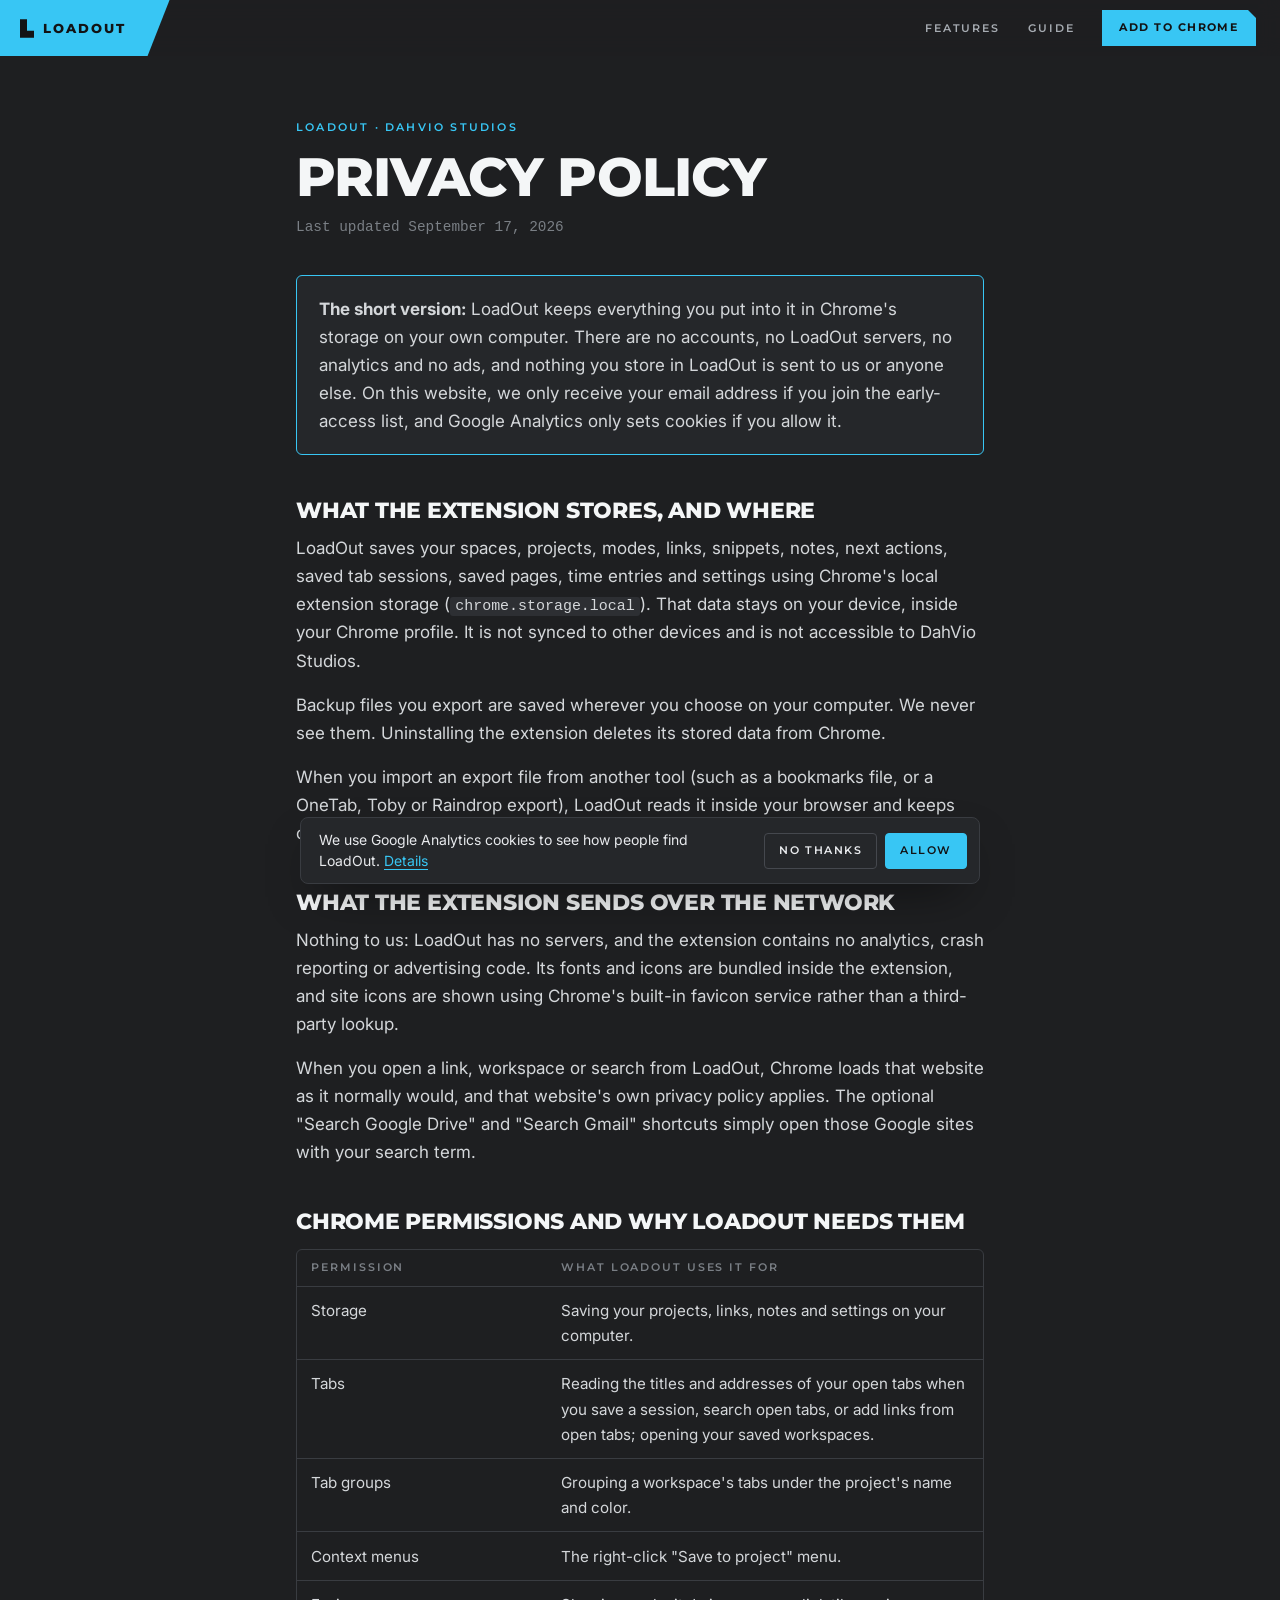
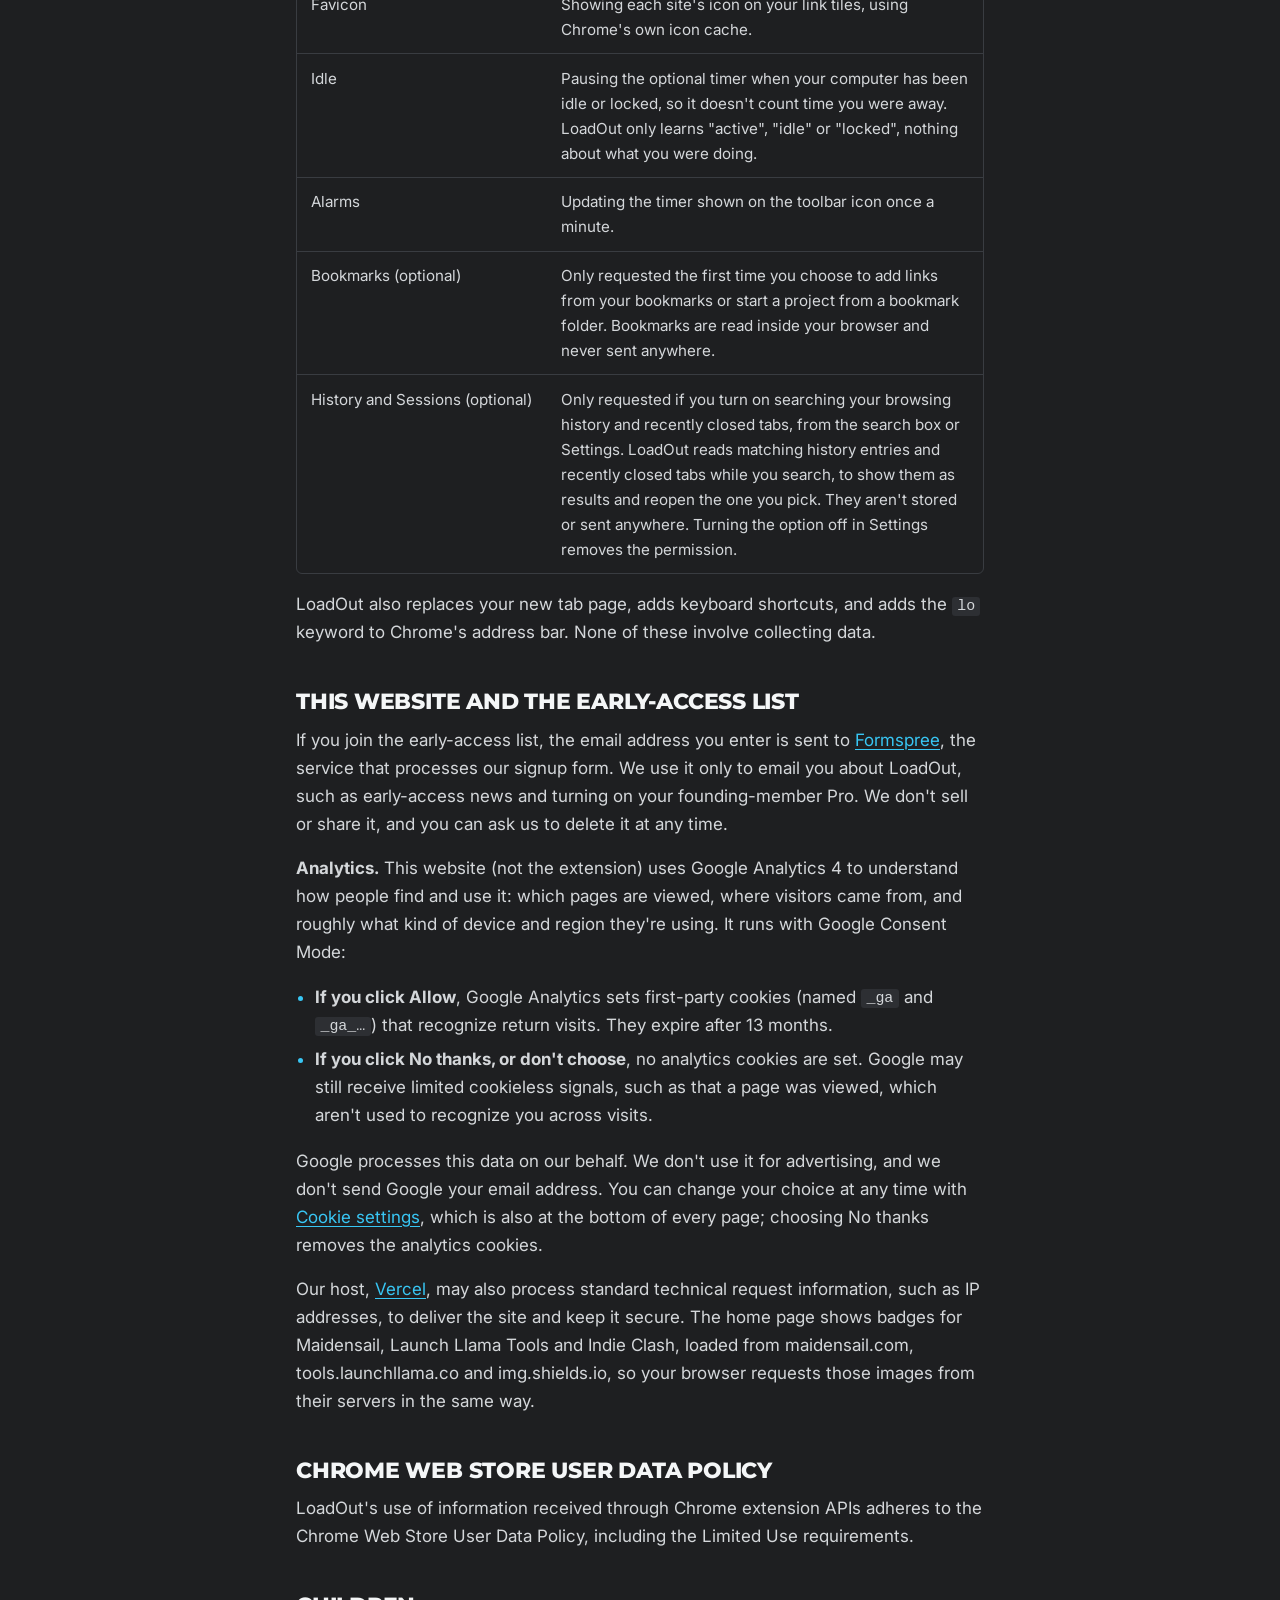
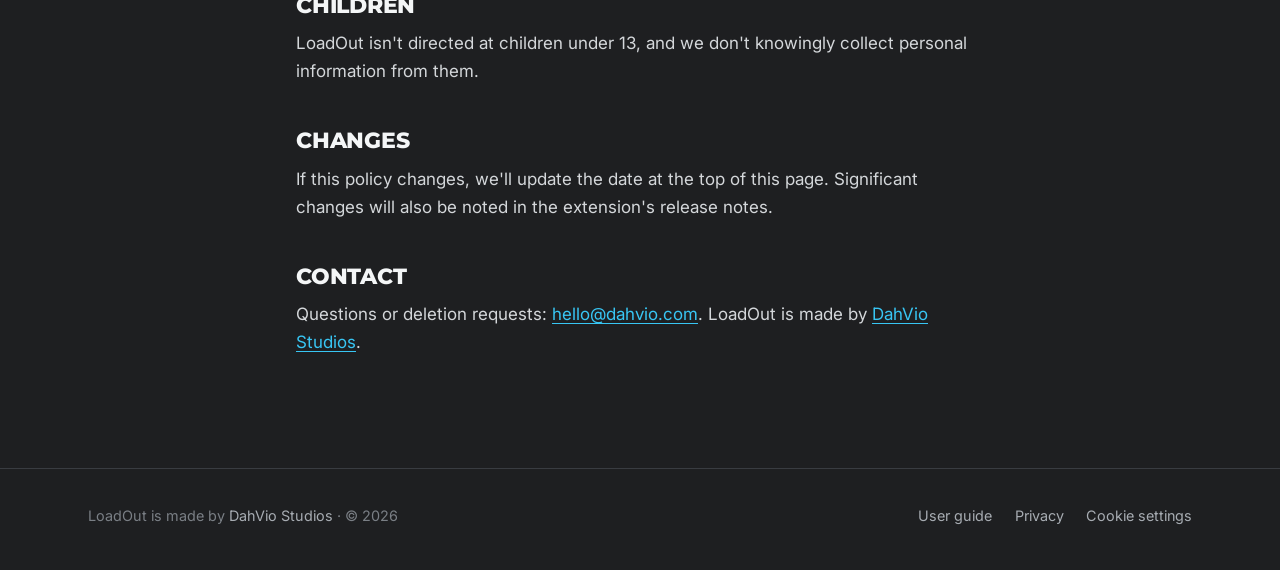
<file: privacy.html>
<!doctype html>
<html lang="en">
<head>
  <meta charset="utf-8">
  <meta name="viewport" content="width=device-width, initial-scale=1">
  <script src="/assets/analytics.js"></script>
  <title>LoadOut Privacy Policy</title>
  <meta name="description" content="How LoadOut handles your data: everything stays in your browser, plus exactly which Chrome permissions it uses and why.">
  <link rel="canonical" href="https://loadout.page/privacy">
  <meta name="theme-color" content="#1e1f21">
  <link rel="icon" href="/assets/loadout-icon.svg" type="image/svg+xml">
  <link rel="icon" href="/assets/icon-32.png" sizes="32x32" type="image/png">
  <meta property="og:title" content="LoadOut Privacy Policy">
  <meta property="og:image" content="https://loadout.page/assets/og.png">
  <link rel="preconnect" href="https://fonts.googleapis.com">
  <link rel="preconnect" href="https://fonts.gstatic.com" crossorigin>
  <link rel="stylesheet" href="https://fonts.googleapis.com/css2?family=Barlow+Condensed:wght@600;700&family=Inter:wght@400;500;600&family=Montserrat:wght@600;700;800&display=swap">
  <link rel="stylesheet" href="/assets/site.css">
</head>
<body>
  <a class="skip" href="#main">Skip to content</a>
  <header class="topbar">
    <a class="brand" href="/" aria-label="LoadOut home">
      <svg viewBox="24 24 36 48" aria-hidden="true"><path d="M24 24H42V54H60V72H24Z" fill="currentColor" /></svg>
      LoadOut
    </a>
    <nav class="nav" aria-label="Main">
      <a href="/#features">Features</a>
      <a href="/guide">Guide</a>
      <a class="btn btn-small" href="https://chromewebstore.google.com/detail/loadout-project-workspace/hlkflndgfegfdgbnhiboeagmdhbgpboj">Add to Chrome</a>
    </nav>
  </header>

  <main id="main" class="doc">
    <p class="label" style="color: var(--accent)">LoadOut · DahVio Studios</p>
    <h1>Privacy policy</h1>
    <p class="updated">Last updated September 17, 2026</p>

    <div class="summary">
      <p><strong>The short version:</strong> LoadOut keeps everything you put into it in Chrome's storage on your own computer. There are no accounts, no LoadOut servers, no analytics and no ads, and nothing you store in LoadOut is sent to us or anyone else. On this website, we only receive your email address if you join the early-access list, and Google Analytics only sets cookies if you allow it.</p>
    </div>

    <h2>What the extension stores, and where</h2>
    <p>LoadOut saves your spaces, projects, modes, links, snippets, notes, next actions, saved tab sessions, saved pages, time entries and settings using Chrome's local extension storage (<code>chrome.storage.local</code>). That data stays on your device, inside your Chrome profile. It is not synced to other devices and is not accessible to DahVio Studios.</p>
    <p>Backup files you export are saved wherever you choose on your computer. We never see them. Uninstalling the extension deletes its stored data from Chrome.</p>
    <p>When you import an export file from another tool (such as a bookmarks file, or a OneTab, Toby or Raindrop export), LoadOut reads it inside your browser and keeps only the folders and links you choose. The file isn't uploaded anywhere.</p>

    <h2>What the extension sends over the network</h2>
    <p>Nothing to us: LoadOut has no servers, and the extension contains no analytics, crash reporting or advertising code. Its fonts and icons are bundled inside the extension, and site icons are shown using Chrome's built-in favicon service rather than a third-party lookup.</p>
    <p>When you open a link, workspace or search from LoadOut, Chrome loads that website as it normally would, and that website's own privacy policy applies. The optional "Search Google Drive" and "Search Gmail" shortcuts simply open those Google sites with your search term.</p>

    <h2>Chrome permissions and why LoadOut needs them</h2>
    <div class="perm-wrap">
      <table class="perm-table">
        <thead><tr><th scope="col">Permission</th><th scope="col">What LoadOut uses it for</th></tr></thead>
        <tbody>
          <tr><td>Storage</td><td>Saving your projects, links, notes and settings on your computer.</td></tr>
          <tr><td>Tabs</td><td>Reading the titles and addresses of your open tabs when you save a session, search open tabs, or add links from open tabs; opening your saved workspaces.</td></tr>
          <tr><td>Tab groups</td><td>Grouping a workspace's tabs under the project's name and color.</td></tr>
          <tr><td>Context menus</td><td>The right-click "Save to project" menu.</td></tr>
          <tr><td>Favicon</td><td>Showing each site's icon on your link tiles, using Chrome's own icon cache.</td></tr>
          <tr><td>Idle</td><td>Pausing the optional timer when your computer has been idle or locked, so it doesn't count time you were away. LoadOut only learns "active", "idle" or "locked", nothing about what you were doing.</td></tr>
          <tr><td>Alarms</td><td>Updating the timer shown on the toolbar icon once a minute.</td></tr>
          <tr><td>Bookmarks (optional)</td><td>Only requested the first time you choose to add links from your bookmarks or start a project from a bookmark folder. Bookmarks are read inside your browser and never sent anywhere.</td></tr>
          <tr><td>History and Sessions (optional)</td><td>Only requested if you turn on searching your browsing history and recently closed tabs, from the search box or Settings. LoadOut reads matching history entries and recently closed tabs while you search, to show them as results and reopen the one you pick. They aren't stored or sent anywhere. Turning the option off in Settings removes the permission.</td></tr>
        </tbody>
      </table>
    </div>
    <p>LoadOut also replaces your new tab page, adds keyboard shortcuts, and adds the <code>lo</code> keyword to Chrome's address bar. None of these involve collecting data.</p>

    <h2 id="website">This website and the early-access list</h2>
    <p>If you join the early-access list, the email address you enter is sent to <a href="https://formspree.io">Formspree</a>, the service that processes our signup form. We use it only to email you about LoadOut, such as early-access news and turning on your founding-member Pro. We don't sell or share it, and you can ask us to delete it at any time.</p>
    <p><strong>Analytics.</strong> This website (not the extension) uses Google Analytics 4 to understand how people find and use it: which pages are viewed, where visitors came from, and roughly what kind of device and region they're using. It runs with Google Consent Mode:</p>
    <ul>
      <li><strong>If you click Allow</strong>, Google Analytics sets first-party cookies (named <code>_ga</code> and <code>_ga_…</code>) that recognize return visits. They expire after 13 months.</li>
      <li><strong>If you click No thanks, or don't choose</strong>, no analytics cookies are set. Google may still receive limited cookieless signals, such as that a page was viewed, which aren't used to recognize you across visits.</li>
    </ul>
    <p>Google processes this data on our behalf. We don't use it for advertising, and we don't send Google your email address. You can change your choice at any time with <button type="button" class="linklike" data-consent-settings>Cookie settings</button>, which is also at the bottom of every page; choosing No thanks removes the analytics cookies.</p>
    <p>Our host, <a href="https://vercel.com">Vercel</a>, may also process standard technical request information, such as IP addresses, to deliver the site and keep it secure. The home page shows badges for Maidensail, Launch Llama Tools and Indie Clash, loaded from maidensail.com, tools.launchllama.co and img.shields.io, so your browser requests those images from their servers in the same way.</p>

    <h2>Chrome Web Store user data policy</h2>
    <p>LoadOut's use of information received through Chrome extension APIs adheres to the Chrome Web Store User Data Policy, including the Limited Use requirements.</p>

    <h2>Children</h2>
    <p>LoadOut isn't directed at children under 13, and we don't knowingly collect personal information from them.</p>

    <h2>Changes</h2>
    <p>If this policy changes, we'll update the date at the top of this page. Significant changes will also be noted in the extension's release notes.</p>

    <h2>Contact</h2>
    <p>Questions or deletion requests: <a href="mailto:hello@dahvio.com">hello@dahvio.com</a>. LoadOut is made by <a href="https://dahvio.com">DahVio Studios</a>.</p>
  </main>

  <footer class="footer">
    <div class="wrap">
      <span>LoadOut is made by <a href="https://dahvio.com">DahVio Studios</a> · © 2026</span>
      <nav aria-label="Footer">
        <a href="/guide">User guide</a>
        <a href="/privacy">Privacy</a>
        <button type="button" class="linklike" data-consent-settings>Cookie settings</button>
      </nav>
    </div>
  </footer>
</body>
</html>
</file>
<file: assets/site.css>
/* LoadOut site. One deliberate dark world, matching the extension: charcoal, graphite cutouts, electric cyan. */
:root {
  --bg: #1e1f21;
  --bg-deep: #161719;
  --band: #232528;
  --panel: #25272a;
  --panel-2: #2d2f33;
  --line: #393c41;
  --fg: #f4f6f7;
  --muted: #a7acb2;
  --faint: #7a7f85;
  --accent: #38c6f4;
  --on-accent: #121315;
  --display: "Montserrat", "Segoe UI", system-ui, sans-serif;
  --body: "Inter", "Segoe UI", system-ui, sans-serif;
  --stat: "Barlow Condensed", "Arial Narrow", sans-serif;
  --mono: ui-monospace, "Cascadia Mono", Consolas, monospace;
  color-scheme: dark;
}

* { box-sizing: border-box; }
html { scroll-padding-top: 5rem; }
@media (prefers-reduced-motion: no-preference) { html { scroll-behavior: smooth; } }
body { margin: 0; background: var(--bg); color: var(--fg); font: 400 1.0625rem/1.65 var(--body); -webkit-font-smoothing: antialiased; }
a { color: var(--accent); text-underline-offset: 3px; }
:focus-visible { outline: 2px solid var(--accent); outline-offset: 3px; }
img, svg { max-width: 100%; }
h1, h2, h3 { text-wrap: balance; }
p { margin: 0 0 1rem; }

.wrap { max-width: 72rem; margin: 0 auto; padding: 0 1.5rem; }
.label { font: 600 11px/1.4 var(--display); letter-spacing: 0.2em; text-transform: uppercase; }
.sr-only { position: absolute; width: 1px; height: 1px; overflow: hidden; clip: rect(0 0 0 0); white-space: nowrap; }
.skip { position: absolute; left: 1rem; top: -3rem; z-index: 50; background: var(--accent); color: var(--on-accent); padding: 0.6rem 1rem; }
.skip:focus { top: 1rem; }

/* ── Top bar ─────────────────────────────── */
.topbar {
  position: sticky;
  top: 0;
  z-index: 30;
  display: flex;
  align-items: stretch;
  justify-content: space-between;
  background: color-mix(in oklab, var(--bg) 90%, transparent);
  backdrop-filter: blur(10px);
}
.brand {
  display: inline-flex;
  align-items: center;
  gap: 0.55rem;
  height: 56px;
  padding: 0 2.7rem 0 1.25rem;
  background: var(--accent);
  color: var(--on-accent);
  text-decoration: none;
  font: 800 13px/1 var(--display);
  letter-spacing: 0.16em;
  text-transform: uppercase;
  clip-path: polygon(0 0, 100% 0, calc(100% - 22px) 100%, 0 100%);
}
.brand svg { width: 14px; height: 19px; display: block; }
.nav { display: flex; align-items: center; gap: 1.7rem; padding: 0 1.5rem; }
.nav a:not(.btn) { color: var(--muted); text-decoration: none; font: 600 11px/1 var(--display); letter-spacing: 0.18em; text-transform: uppercase; }
.nav a:not(.btn):hover { color: var(--fg); }
@media (max-width: 760px) { .nav a:not(.btn) { display: none; } }

/* ── Buttons & form ──────────────────────── */
.btn {
  display: inline-flex;
  align-items: center;
  justify-content: center;
  gap: 0.5rem;
  height: 48px;
  padding: 0 1.5rem;
  border: 0;
  cursor: pointer;
  background: var(--accent);
  color: var(--on-accent);
  font: 700 12px/1 var(--display);
  letter-spacing: 0.14em;
  text-transform: uppercase;
  text-decoration: none;
  white-space: nowrap;
  clip-path: polygon(0 0, calc(100% - 12px) 0, 100% 12px, 100% 100%, 0 100%);
  transition: filter 0.15s;
}
.btn:hover { filter: brightness(1.1); }
.btn:disabled { opacity: 0.6; cursor: progress; }
.btn-small { height: 36px; padding: 0 1.1rem; font-size: 10.5px; clip-path: polygon(0 0, calc(100% - 8px) 0, 100% 8px, 100% 100%, 0 100%); }
.btn-secondary { background: var(--fg); color: var(--bg); }

.cta { display: flex; flex-wrap: wrap; align-items: center; gap: 0.75rem 1.1rem; margin: 0 0 1.75rem; }
.cta-note { font-size: 0.85rem; color: var(--faint); }
.founding { margin: 0 0 0.6rem; font-size: 0.95rem; color: var(--muted); }
.founding strong { color: var(--fg); font-weight: 600; }

.waitlist { position: relative; max-width: 31rem; }
.waitlist-row { display: flex; gap: 0.5rem; }
.waitlist input[type="email"] {
  flex: 1;
  min-width: 0;
  height: 48px;
  padding: 0 1rem;
  border: 1px solid var(--line);
  border-radius: 4px;
  background: var(--panel);
  color: var(--fg);
  font: 500 1rem var(--body);
}
.waitlist input[type="email"]::placeholder { color: var(--faint); }
.waitlist input[type="email"]:focus { outline: none; border-color: var(--accent); box-shadow: 0 0 0 3px color-mix(in oklab, var(--accent) 28%, transparent); }
.hp { position: absolute; left: -9999px; width: 1px; height: 1px; opacity: 0; }
.form-fine { margin: 0.75rem 0 0; font-size: 0.85rem; color: var(--faint); }
.form-status { margin: 0.6rem 0 0; font-size: 0.95rem; }
.form-status:empty { display: none; }
.waitlist[data-state="done"] .form-status { color: var(--accent); font-weight: 500; }
.waitlist[data-state="error"] .form-status { color: #ff9a8f; }
@media (max-width: 480px) {
  .waitlist-row { flex-direction: column; }
  /* flex: 1 would shrink the field's height once the row stacks. */
  .waitlist input[type="email"] { flex: none; width: 100%; }
  .waitlist .btn, .cta .btn { width: 100%; }
}

/* ── Hero ────────────────────────────────── */
.hero { position: relative; isolation: isolate; overflow: hidden; padding: 4rem 0 5.5rem; }
.hero::before { content: ""; position: absolute; inset: 0; z-index: -1; background: var(--band); clip-path: polygon(60% 0, 100% 0, 100% 100%, 24% 100%); }
.hero::after { content: ""; position: absolute; right: 0; bottom: 0; z-index: -1; width: min(26vw, 320px); aspect-ratio: 1; background: var(--accent); clip-path: polygon(100% 0, 100% 100%, 0 100%); }
.hero .wrap { display: grid; grid-template-columns: minmax(0, 0.95fr) minmax(0, 1.05fr); gap: 3.5rem; align-items: center; }
.eyebrow { color: var(--accent); margin: 0 0 1rem; }
h1 { font: 800 clamp(2.3rem, 4.3vw, 3.6rem)/0.94 var(--display); letter-spacing: -0.015em; text-transform: uppercase; margin: 0; }
h1 em { font-style: normal; color: var(--accent); }
.lede { max-width: 33rem; margin: 1.5rem 0 2rem; font-size: 1.15rem; color: var(--muted); }
@media (max-width: 920px) { .hero .wrap { grid-template-columns: 1fr; } .hero { padding-bottom: 4rem; } }

/* ── Product mock (fixed colors: it depicts the real extension) ── */
.browser { container-type: inline-size; border: 1px solid var(--line); border-radius: 12px; overflow: hidden; background: #121315; box-shadow: 0 40px 90px -40px rgba(0, 0, 0, 0.8); }
.browser-top { display: flex; align-items: flex-end; gap: 0.45rem; padding: 0.55rem 0.8rem 0; background: #2b2c30; }
.browser-top i { width: 0.6rem; height: 0.6rem; margin-bottom: 0.6rem; border-radius: 50%; background: #4a4c52; }
.browser-tab { display: flex; align-items: center; gap: 0.45rem; margin-left: 0.7rem; padding: 0.5rem 1rem; border-radius: 8px 8px 0 0; background: #1e1f21; color: #c4c7c5; font: 500 11px/1 var(--body); }
.browser-tab svg { width: 12px; height: 12px; }
.app { position: relative; isolation: isolate; overflow: hidden; background: #1e1f21; color: #f4f6f7; font-size: clamp(6.5px, 1.95cqw, 12px); padding-bottom: 2.4em; }
.app::before { content: ""; position: absolute; inset: 0; z-index: -1; background: #26282b; clip-path: polygon(58% 0, 100% 0, 100% 100%, 28% 100%); }
.app-tag { display: inline-flex; align-items: center; gap: 0.7em; background: #38c6f4; color: #121315; font: 600 1em/1 var(--display); letter-spacing: 0.2em; text-transform: uppercase; padding: 1.15em 3.2em 1.15em 1.8em; clip-path: polygon(0 0, 100% 0, calc(100% - 1.7em) 100%, 0 100%); }
.app-body { padding: 1.4em 7% 0; }
.app-date { font: 600 0.92em/1.4 var(--display); letter-spacing: 0.2em; text-transform: uppercase; color: #38c6f4; }
.app-clock { margin-top: 0.3em; font: 700 7.4em/0.82 var(--stat); letter-spacing: -0.01em; }
.app-clock small { margin-left: 0.15em; font-size: 0.32em; color: #a0a5ab; }
.app-search { margin-top: 1.3em; padding: 0.95em 1.2em; border: 1px solid #383b40; border-radius: 4px; background: #25272a; color: #6c7177; font: 400 1.05em/1 var(--body); }
.app-label { display: flex; align-items: center; gap: 0.8em; margin: 1.9em 0 0.8em; font: 600 0.92em/1 var(--display); letter-spacing: 0.2em; text-transform: uppercase; }
.app-label::before { content: ""; width: 1.4em; height: 0.18em; background: #38c6f4; }
.app-row { display: flex; align-items: center; gap: 1em; margin-bottom: 0.55em; padding: 0.5em 1.1em 0.5em 0.5em; border: 1px solid #383b40; border-radius: 4px; background: #25272a; }
.mono { flex: none; display: grid; place-items: center; width: 2.4em; height: 2.4em; background: #121315; color: #38c6f4; font: 700 1.2em/1 var(--stat); clip-path: polygon(0 0, calc(100% - 0.35em) 0, 100% 0.35em, 100% 100%, 0 100%); }
.app-name { flex: none; width: 13.5em; overflow: hidden; font: 700 1em/1.2 var(--display); letter-spacing: 0.05em; text-overflow: ellipsis; text-transform: uppercase; white-space: nowrap; }
.app-div { flex: none; width: 1px; height: 2em; background: #383b40; }
.app-action { display: flex; flex: 1; min-width: 0; align-items: center; gap: 0.7em; overflow: hidden; font: 400 1.02em/1.2 var(--body); white-space: nowrap; }
.app-action::before { content: ""; flex: none; width: 1em; height: 1em; border: 0.14em solid #6c7177; border-radius: 0.12em; }
.app-stat { flex: none; font: 700 1.6em/1 var(--stat); }
.app-stat span { margin-left: 0.2em; font-size: 0.45em; color: #6c7177; text-transform: uppercase; }
.app-bar { display: grid; grid-template-columns: 13em 1fr 5em; gap: 1.2em; align-items: center; margin-bottom: 0.55em; }
.app-bar b { overflow: hidden; font: 600 0.92em/1 var(--display); letter-spacing: 0.16em; text-overflow: ellipsis; text-transform: uppercase; white-space: nowrap; }
.app-bar i { height: 0.55em; background: #2a2c30; }
.app-bar i::after { content: ""; display: block; height: 100%; width: var(--w); background: #38c6f4; }
.app-bar span { font: 700 1.2em/1 var(--stat); text-align: right; }

/* ── Sections ────────────────────────────── */
.section { padding: 6rem 0 0; }
.section-head { max-width: 44rem; margin-bottom: 2.5rem; }
.section-head .label { color: var(--accent); }
h2 { margin: 0.5rem 0 1rem; font: 800 clamp(1.9rem, 3.6vw, 2.8rem)/1 var(--display); letter-spacing: -0.01em; text-transform: uppercase; }
.section-head p { color: var(--muted); font-size: 1.1rem; }

/* Hierarchy chain */
.chain { display: flex; flex-wrap: wrap; gap: 1.4rem; margin: 0 0 3rem; padding: 0; list-style: none; }
.chain li { position: relative; display: grid; gap: 0.2rem; padding: 0.8rem 1.1rem; border: 1px solid var(--line); border-radius: 4px; background: var(--panel); }
.chain li + li::before { content: "›"; position: absolute; left: -0.8rem; top: 50%; transform: translate(-50%, -54%); color: var(--faint); font-weight: 600; }
.chain .label { color: var(--faint); font-size: 10px; }
.chain b { font: 700 0.95rem/1.2 var(--display); letter-spacing: 0.04em; text-transform: uppercase; }

/* Positioning */
.compare { display: grid; grid-template-columns: repeat(3, minmax(0, 1fr)); border: 1px solid var(--line); border-radius: 6px; overflow: hidden; }
.compare > div { padding: 1.6rem 1.5rem; border-right: 1px solid var(--line); }
.compare > div:last-child { border-right: 0; }
.compare .label { color: var(--faint); margin-bottom: 0.6rem; }
.compare p:last-child { margin: 0; font: 700 1.25rem/1.25 var(--display); }
.compare .us { background: var(--accent); color: var(--on-accent); }
.compare .us .label { color: var(--on-accent); opacity: 0.7; }
@media (max-width: 760px) { .compare { grid-template-columns: 1fr; } .compare > div { border-right: 0; border-bottom: 1px solid var(--line); } }

/* Features: one ruled grid rather than floating cards */
.features { display: grid; grid-template-columns: repeat(2, minmax(0, 1fr)); gap: 1px; border: 1px solid var(--line); border-radius: 6px; overflow: hidden; background: var(--line); }
.feature { display: flex; flex-direction: column; background: var(--bg); }
.feature-text { padding: 1.4rem 1.6rem 1.7rem; }
.feature h3 { margin: 0 0 0.5rem; font: 800 1.05rem/1.2 var(--display); letter-spacing: 0.04em; text-transform: uppercase; }
.feature p { margin: 0; color: var(--muted); }
@media (max-width: 820px) { .features { grid-template-columns: 1fr; } }

.mock { position: relative; isolation: isolate; display: flex; align-items: center; justify-content: center; height: 200px; overflow: hidden; background: var(--bg-deep); border-bottom: 1px solid var(--line); font: 400 13px/1.3 var(--body); color: #e8eaed; }
.mock::before { content: ""; position: absolute; inset: 0; z-index: -1; background: #1b1c1f; clip-path: polygon(62% 0, 100% 0, 100% 100%, 34% 100%); }

.mode-tabs { display: flex; gap: 6px; }
.mode-tabs span { padding: 0.8rem 1.3rem; background: #2a2c30; color: #a0a5ab; font: 600 11px/1 var(--display); letter-spacing: 0.2em; text-transform: uppercase; clip-path: polygon(0 0, calc(100% - 7px) 0, 100% 7px, 100% 100%, 0 100%); }
.mode-tabs .on { background: #38c6f4; color: #121315; }
.mode-links { position: absolute; bottom: 26px; display: flex; gap: 8px; }
.mode-links i { width: 58px; height: 40px; border: 1px solid #383b40; border-radius: 4px; background: #25272a; }

.statbox { border: 1.5px solid #38c6f4; border-radius: 6px; overflow: hidden; background: #25272a; }
.statbox-strip { display: flex; justify-content: space-between; gap: 2rem; padding: 0.4rem 0.75rem; background: #38c6f4; color: #121315; font: 600 9.5px/1.2 var(--display); letter-spacing: 0.2em; text-transform: uppercase; }
.statbox-cells { display: flex; }
.statbox-cells > div { padding: 0.6rem 1.1rem 0.7rem; border-right: 1px solid #383b40; }
.statbox-cells > div:last-child { border-right: 0; }
.statbox b { font: 700 1.9rem/1 var(--stat); }
.statbox i { margin-left: 0.2rem; font: 700 0.95rem/1 var(--stat); font-style: normal; color: #38c6f4; text-transform: uppercase; }
.statbox small { display: block; margin-top: 0.25rem; font: 400 10px/1.2 var(--mono); color: #a0a5ab; }
.tabstrip { position: absolute; top: 22px; left: 50%; display: flex; align-items: center; gap: 4px; transform: translateX(-50%); }
.tabstrip .group { padding: 0.3rem 0.6rem; border-radius: 6px; background: #38c6f4; color: #121315; font: 600 10.5px/1 var(--body); white-space: nowrap; }
.tabstrip .tabstub { padding: 0.45rem 0.8rem; border-top: 2px solid #38c6f4; border-radius: 6px 6px 0 0; background: #2b2c30; color: #c4c7c5; font: 500 10.5px/1 var(--body); white-space: nowrap; }
.mock-workspace .statbox { margin-top: 36px; }

.ctx { position: absolute; margin: 0; padding: 4px 0; list-style: none; border-radius: 8px; background: #292a2d; box-shadow: 0 10px 30px rgba(0, 0, 0, 0.5); font: 400 12px/1 var(--body); }
.ctx li { display: flex; justify-content: space-between; gap: 1.5rem; padding: 7px 14px; white-space: nowrap; }
.ctx .sep { height: 1px; margin: 4px 0; padding: 0; background: #3c3d40; }
.ctx .hot { background: #3a3d42; }
.ctx .dim { color: #7a7f85; }
.ctx-1 { left: 10%; top: 14px; width: 150px; }
.ctx-2 { left: calc(10% + 146px); top: 48px; width: 170px; }
.ctx-3 { left: calc(10% + 312px); top: 74px; width: 128px; }
@media (max-width: 520px) { .ctx-1 { display: none; } .ctx-2 { left: 6%; } .ctx-3 { left: calc(6% + 166px); } }

.dropzone { width: 78%; padding: 1.6rem; border: 1.5px dashed #38c6f4; border-radius: 4px; background: color-mix(in oklab, #38c6f4 8%, transparent); text-align: center; }
.dropzone .label { color: #38c6f4; }
.drag-chip { position: absolute; top: 34px; right: 16%; display: flex; align-items: center; gap: 0.45rem; padding: 0.45rem 0.8rem; border-radius: 6px; background: #3a3d42; box-shadow: 0 8px 20px rgba(0, 0, 0, 0.45); font: 500 12px/1 var(--body); transform: rotate(-4deg); }
.drag-chip i { width: 14px; height: 14px; border-radius: 50%; background: #fff; }

.back-keys { display: flex; align-items: center; gap: 6px; margin-bottom: 1.1rem; }
.back-keys kbd { padding: 0.45rem 0.7rem 0.35rem; border: 1px solid #45484e; border-bottom-width: 3px; border-radius: 6px; background: #2a2c30; font: 700 1.1rem/1 var(--stat); }
.mock-back .stack { display: flex; flex-direction: column; align-items: center; }
.omni { display: flex; align-items: center; gap: 0.5rem; width: 290px; padding: 0.55rem 0.9rem; border-radius: 18px 18px 0 0; background: #35363a; font: 400 13px/1 var(--body); }
.omni .kw { padding: 0.2rem 0.45rem; border-radius: 4px; background: #38c6f4; color: #121315; font-weight: 600; }
.omni-sug { width: 290px; padding: 0.55rem 0.9rem; border-radius: 0 0 18px 18px; background: #2b2c30; color: #a0a5ab; font: 400 12.5px/1 var(--body); }
.omni-sug b { color: #e8eaed; font-weight: 600; }

.mock-time .clock-row { display: flex; align-items: center; justify-content: space-between; gap: 2rem; padding: 0.6rem 0.9rem; border-bottom: 1px solid #383b40; }
.mock-time .clock-row b { font-size: 2.1rem; }
.mock-time .stop { padding: 0.5rem 0.8rem; background: #38c6f4; color: #121315; font: 700 9.5px/1 var(--display); letter-spacing: 0.14em; text-transform: uppercase; clip-path: polygon(0 0, calc(100% - 6px) 0, 100% 6px, 100% 100%, 0 100%); }

/* Privacy block */
.facts { display: grid; grid-template-columns: repeat(3, minmax(0, 1fr)); gap: 1px; margin-bottom: 1.5rem; border: 1px solid var(--line); border-radius: 6px; overflow: hidden; background: var(--line); }
.facts > div { padding: 1.5rem; background: var(--bg); }
.facts b { display: block; font: 700 4rem/0.9 var(--stat); color: var(--accent); }
.facts p { margin: 0.4rem 0 0; color: var(--muted); }
@media (max-width: 760px) { .facts { grid-template-columns: 1fr; } }

/* FAQ */
.faq { max-width: 48rem; border-top: 1px solid var(--line); }
.faq details { border-bottom: 1px solid var(--line); }
.faq summary { display: flex; justify-content: space-between; gap: 1rem; padding: 1.2rem 0; cursor: pointer; list-style: none; font: 700 1.05rem/1.35 var(--display); }
.faq summary::-webkit-details-marker { display: none; }
.faq summary::after { content: "+"; flex: none; color: var(--accent); font: 700 1.5rem/1 var(--stat); }
.faq details[open] summary::after { content: "−"; }
.faq details p { max-width: 42rem; margin: -0.2rem 0 1.3rem; color: var(--muted); }

/* Closing call to action */
.join { position: relative; isolation: isolate; overflow: hidden; margin-top: 7rem; padding: 5.5rem 0; background: var(--band); }
/* The notch lives entirely inside the section's top padding (4.5rem < 5.5rem), so it can never sit behind the cyan label. */
.join::after { content: ""; position: absolute; left: 0; top: 0; z-index: -1; width: clamp(140px, 20vw, 260px); height: 4.5rem; background: var(--accent); clip-path: polygon(0 0, 100% 0, 0 100%); }
.join .wrap { display: grid; grid-template-columns: minmax(0, 1fr) minmax(0, 1fr); gap: 2.5rem; align-items: center; }
.join h2 { margin-top: 0; }
.join p { color: var(--muted); }
@media (max-width: 820px) { .join .wrap { grid-template-columns: 1fr; } }

/* A button that reads as a link (e.g. "Cookie settings") */
.linklike { padding: 0; border: 0; background: none; color: var(--accent); font: inherit; text-decoration: underline; text-underline-offset: 3px; cursor: pointer; }

/* Footer */
.footer { padding: 2.2rem 0 2.6rem; border-top: 1px solid var(--line); color: var(--faint); font-size: 0.9rem; }
.footer .wrap { display: flex; flex-wrap: wrap; align-items: center; justify-content: space-between; gap: 1rem; }
.footer .badges { display: flex; flex-wrap: wrap; align-items: center; gap: 0.75rem; }
.footer .badge { display: flex; flex: none; }
.footer .badge img { max-width: none; }
.footer nav { display: flex; gap: 1.4rem; }
.footer a, .footer .linklike { color: var(--muted); text-decoration: none; }
.footer a:hover, .footer .linklike:hover { color: var(--fg); }

/* ── Document pages (privacy, 404) ───────── */
.doc { max-width: 46rem; margin: 0 auto; padding: 4rem 1.5rem 6rem; }
.doc h1 { font-size: clamp(2.2rem, 5vw, 3.4rem); }
.doc .updated { margin: 1rem 0 2.5rem; color: var(--faint); font: 400 0.9rem var(--mono); }
.doc h2 { margin: 2.8rem 0 0.8rem; font-size: 1.35rem; }
.doc p, .doc li { color: #d4d7da; }
.doc ul { padding-left: 1.2rem; }
.doc li { margin: 0.4rem 0; }
.doc li::marker { color: var(--accent); }
.doc code { padding: 0.1em 0.35em; border-radius: 3px; background: var(--panel-2); font: 0.88em var(--mono); }
.doc .summary { padding: 1.2rem 1.4rem; border: 1.5px solid var(--accent); border-radius: 6px; background: var(--panel); }
.doc .summary p:last-child { margin: 0; }
.perm-table { width: 100%; border-collapse: collapse; font-size: 0.95rem; }
.perm-wrap { overflow-x: auto; margin: 1rem 0; border: 1px solid var(--line); border-radius: 6px; }
.perm-table th { padding: 0.7rem 0.9rem; border-bottom: 1px solid var(--line); color: var(--faint); font: 600 10.5px/1.3 var(--display); letter-spacing: 0.18em; text-align: left; text-transform: uppercase; }
.perm-table td { padding: 0.7rem 0.9rem; border-bottom: 1px solid var(--line); color: #d4d7da; vertical-align: top; }
.perm-table tr:last-child td { border-bottom: 0; }
.perm-table td:first-child { white-space: nowrap; }
</file>
